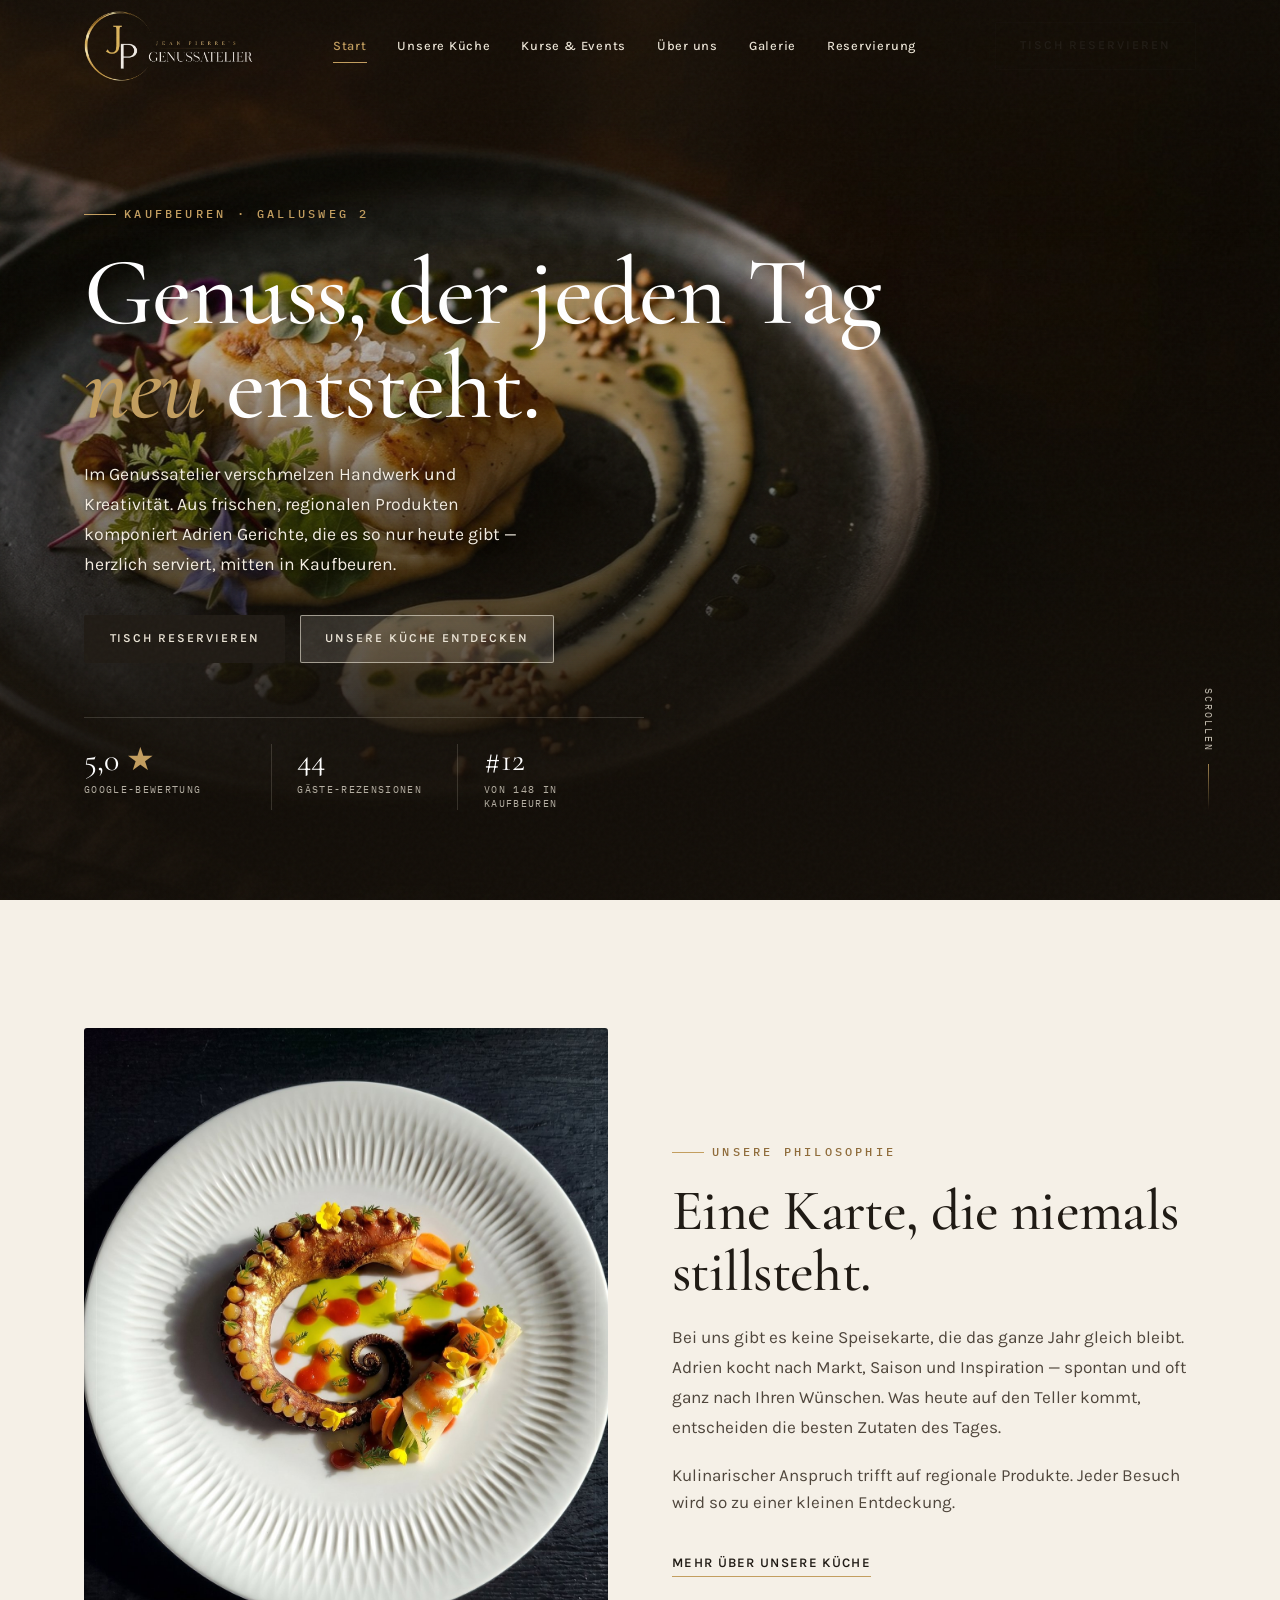
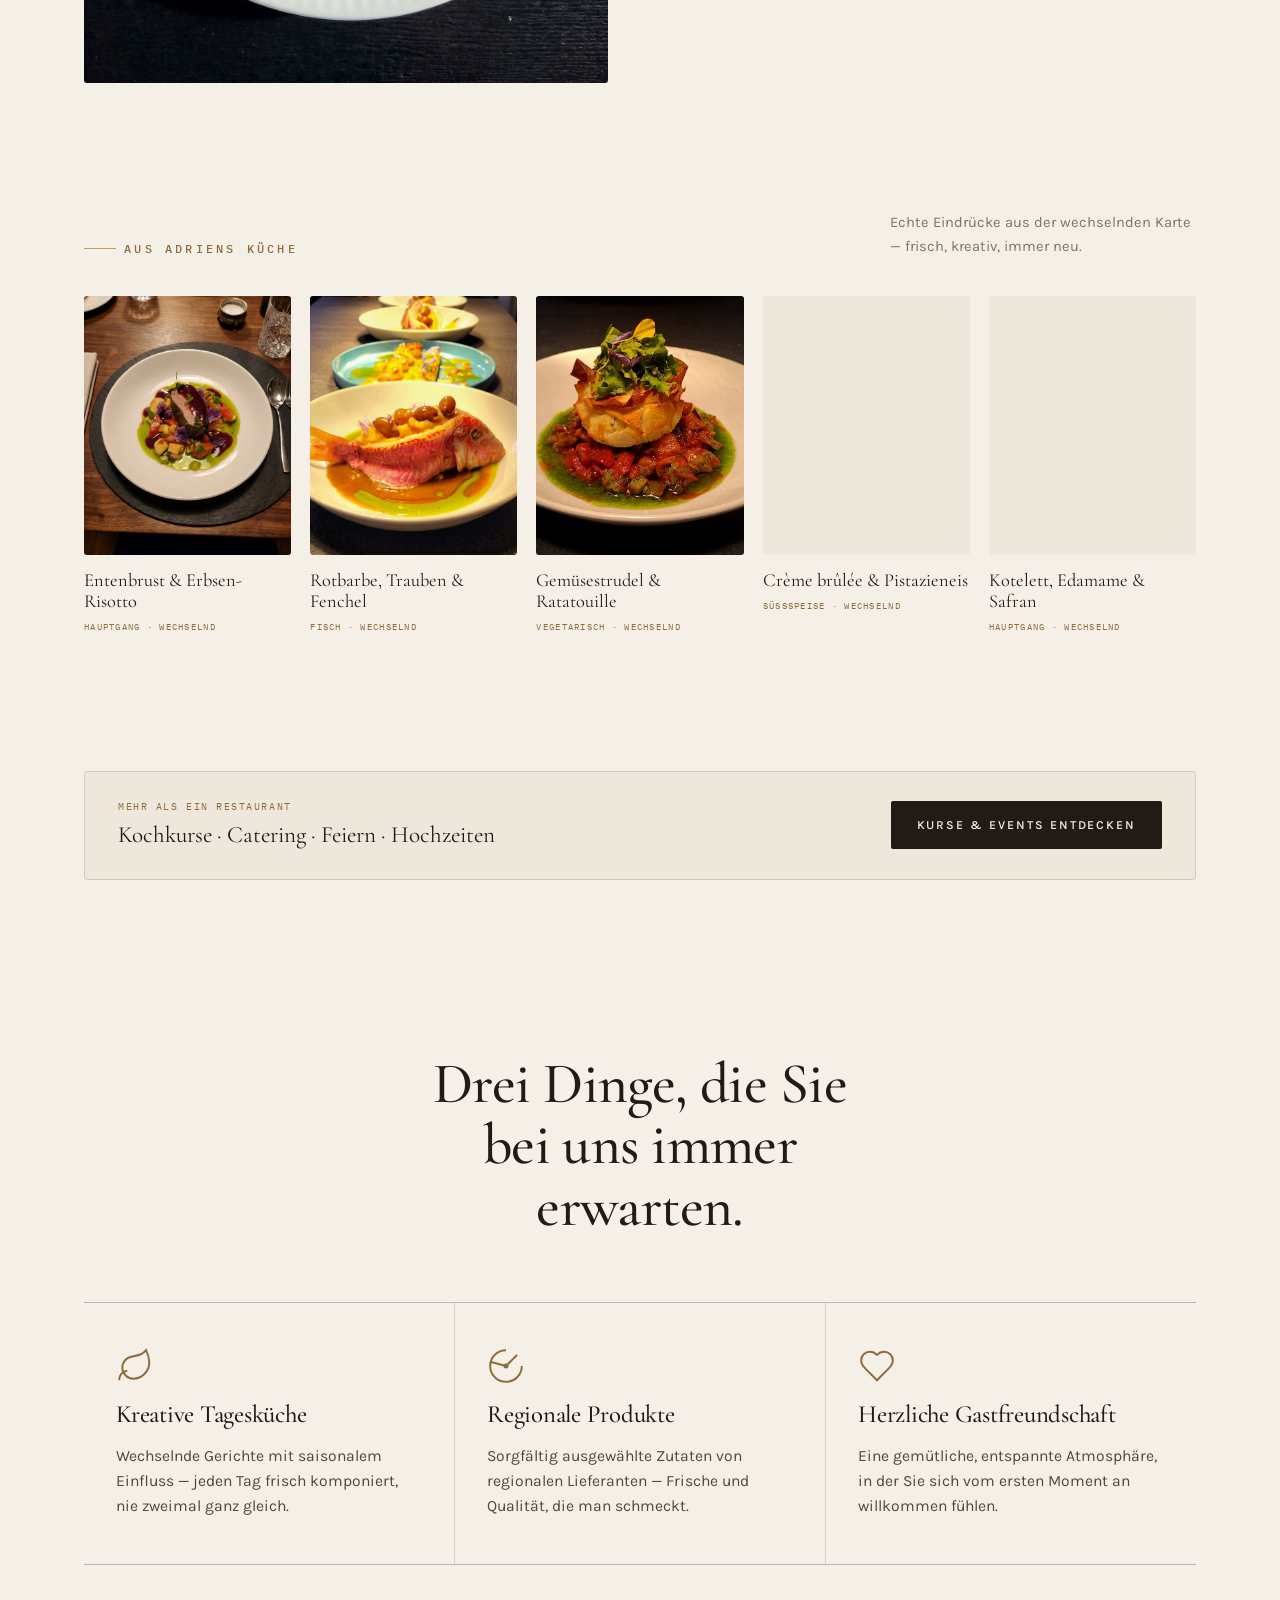
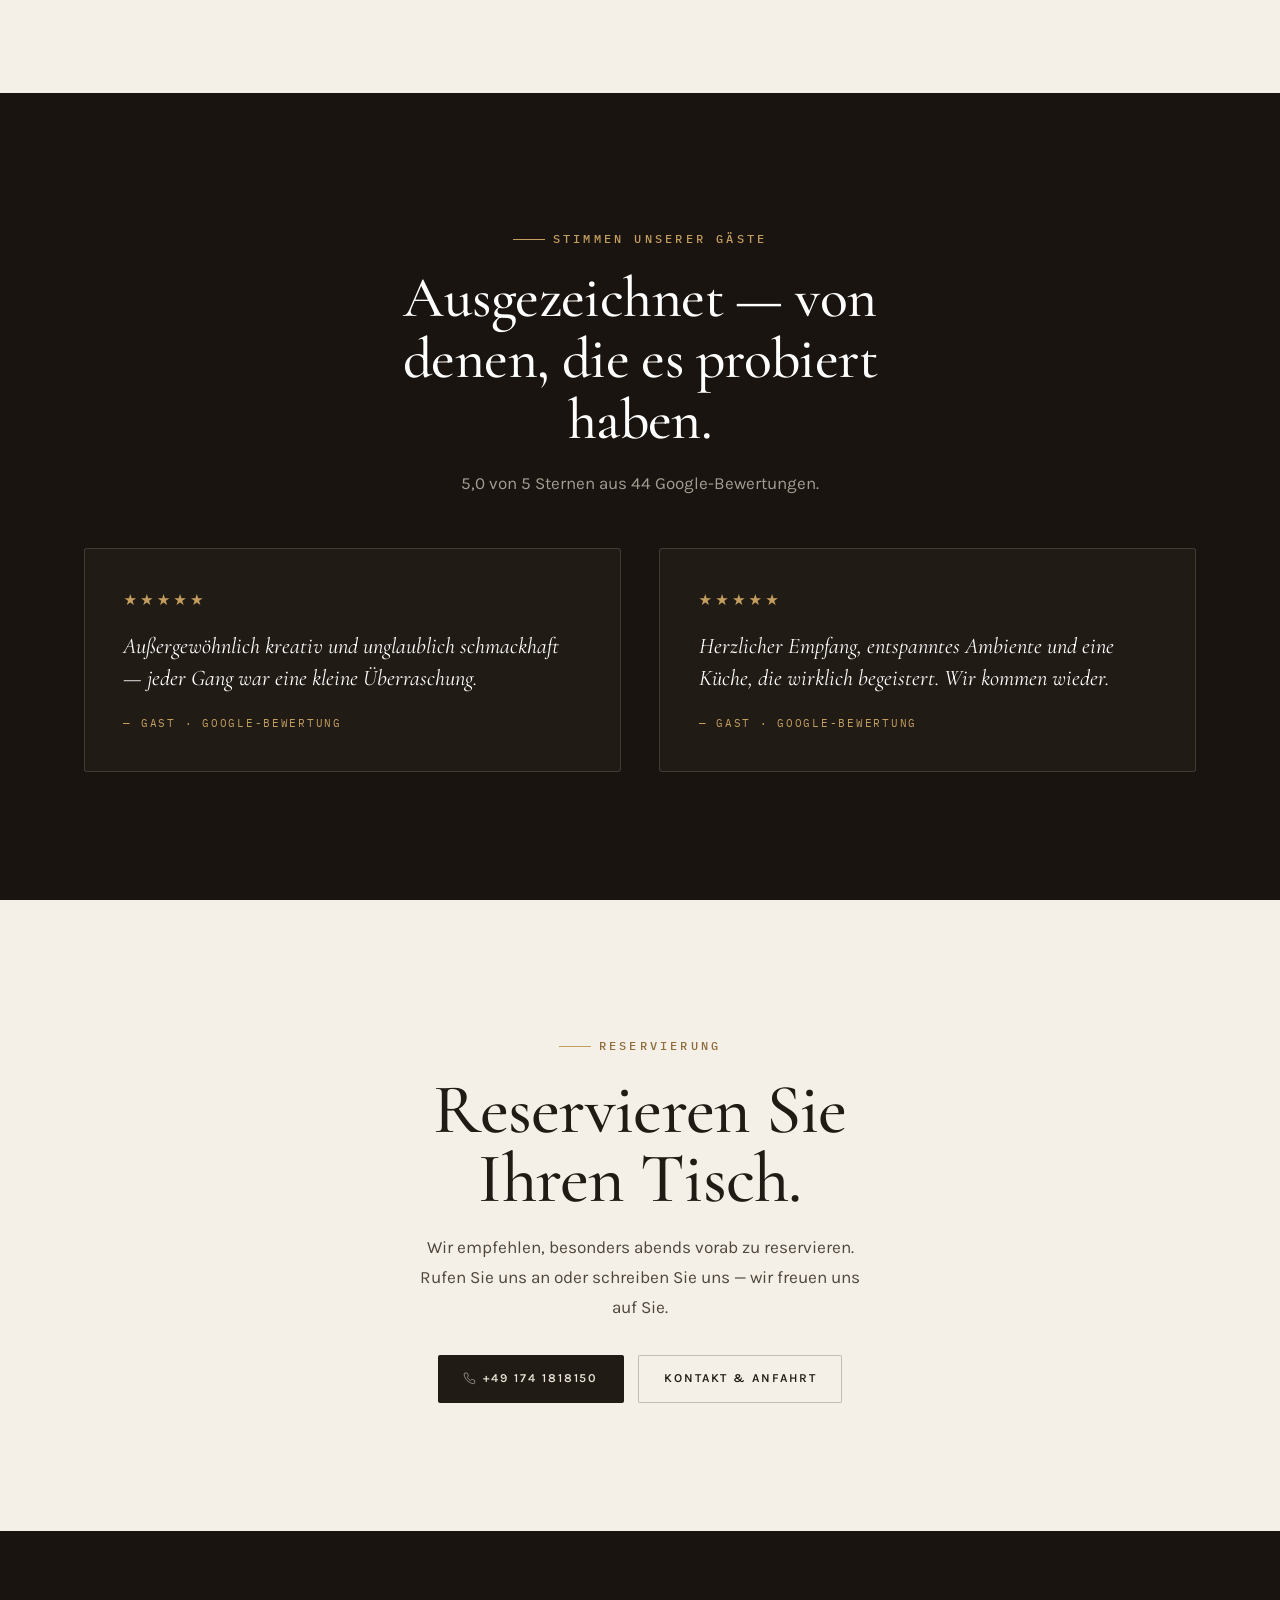
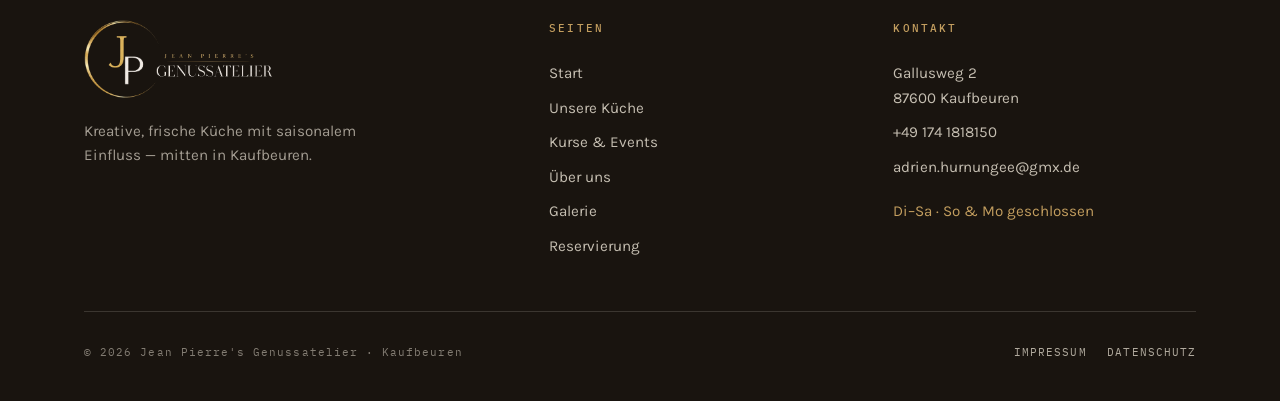
<file: index.html>
<!DOCTYPE html>
<html lang="de">

<head>
  <meta charset="UTF-8">
  <meta name="viewport" content="width=device-width, initial-scale=1.0">
  <title>Jean Pierre's Genussatelier · Kreative Küche in Kaufbeuren</title>
  <meta name="description"
    content="Jean Pierre's Genussatelier in Kaufbeuren: kreative, marktfrische Küche mit saisonalem Einfluss — eine Karte, die jeden Tag neu entsteht. 5,0★ bei Google. Jetzt Tisch reservieren.">
  <meta name="robots" content="index, follow">
  <meta name="author" content="Jean Pierre's Genussatelier">
  <meta name="theme-color" content="#1b150e">
  <meta name="geo.region" content="DE-BY">
  <meta name="geo.placename" content="Kaufbeuren">
  <meta name="geo.position" content="47.8857522;10.6211729">
  <meta name="ICBM" content="47.8857522, 10.6211729">
  <link rel="canonical" href="https://genussatelier-kaufbeuren.de/">
  <meta property="og:type" content="website">
  <meta property="og:locale" content="de_DE">
  <meta property="og:site_name" content="Jean Pierre's Genussatelier">
  <meta property="og:title" content="Jean Pierre's Genussatelier · Restaurant in Kaufbeuren">
  <meta property="og:description"
    content="Kreative, marktfrische Küche mit saisonalem Einfluss in Kaufbeuren. Eine Karte, die jeden Tag neu entsteht.">
  <meta property="og:url" content="https://genussatelier-kaufbeuren.de/">
  <meta property="og:image"
    content="https://genussatelier-kaufbeuren.de/images/ace3b2e6-fb80-46ac-94f2-577a47e64990.jpg">
  <meta name="twitter:card" content="summary_large_image">
  <meta name="twitter:title" content="Jean Pierre's Genussatelier · Kaufbeuren">
  <meta name="twitter:description"
    content="Kreative, marktfrische Küche mit saisonalem Einfluss in Kaufbeuren. 5,0★ bei Google.">
  <meta name="twitter:image"
    content="https://genussatelier-kaufbeuren.de/images/ace3b2e6-fb80-46ac-94f2-577a47e64990.jpg">
  <link rel="icon" type="image/svg+xml"
    href="data:image/svg+xml,%3Csvg xmlns='http://www.w3.org/2000/svg' viewBox='0 0 64 64'%3E%3Crect width='64' height='64' rx='12' fill='%231b150e'/%3E%3Ctext x='32' y='45' font-family='Georgia,serif' font-style='italic' font-size='36' fill='%23c9a35d' text-anchor='middle'%3EJP%3C/text%3E%3C/svg%3E">
  <link rel="stylesheet" href="styles/fonts.css">
  <link rel="stylesheet" href="styles/style.css">
  <script type="application/ld+json">
{
  "@context": "https://schema.org",
  "@type": "Restaurant",
  "name": "Jean Pierre's Genussatelier",
  "description": "Kreative, marktfrische Küche mit saisonalem Einfluss in Kaufbeuren. Eine Karte, die jeden Tag neu entsteht.",
  "image": "https://genussatelier-kaufbeuren.de/images/ace3b2e6-fb80-46ac-94f2-577a47e64990.jpg",
  "url": "https://genussatelier-kaufbeuren.de/",
  "telephone": "+49 174 1818150",
  "email": "adrien.hurnungee@gmx.de",
  "servesCuisine": ["Mediterran", "Regional", "Kreativ"],
  "priceRange": "€€",
  "acceptsReservations": "True",
  "address": {
    "@type": "PostalAddress",
    "streetAddress": "Gallusweg 2",
    "addressLocality": "Kaufbeuren",
    "postalCode": "87600",
    "addressRegion": "Bayern",
    "addressCountry": "DE"
  },
  "geo": { "@type": "GeoCoordinates", "latitude": 47.8857522, "longitude": 10.6211729 },
  "hasMap": "https://maps.google.com/?cid=17523939010850174602",
  "openingHoursSpecification": [
    { "@type": "OpeningHoursSpecification", "dayOfWeek": ["Tuesday","Wednesday","Thursday","Friday","Saturday", "Sunday"], "opens": "11:30", "closes": "14:30" },
    { "@type": "OpeningHoursSpecification", "dayOfWeek": ["Tuesday","Wednesday","Thursday","Friday","Saturday", "Sunday"], "opens": "17:30", "closes": "22:30" }
  ],
  "aggregateRating": { "@type": "AggregateRating", "ratingValue": "5.0", "reviewCount": "44" }
}
</script>

</head>

<body>

  <!-- ============ HEADER ============ -->
  <header class="site-header transparent" id="header">
    <div class="wrap nav">
      <a class="brand" data-nav="start" aria-label="Jean Pierre's Genussatelier — zur Startseite">
        <img class="brand-logo" src="images/logo.png" alt="Jean Pierre's Genussatelier">
      </a>
      <nav class="nav-links" aria-label="Hauptnavigation">
        <a class="nav-link" data-nav="start">Start</a>
        <a class="nav-link" data-nav="kueche">Unsere Küche</a>
        <a class="nav-link" data-nav="kurse">Kurse &amp; Events</a>
        <a class="nav-link" data-nav="ueber">Über uns</a>
        <a class="nav-link" data-nav="galerie">Galerie</a>
        <a class="nav-link" data-nav="kontakt">Reservierung</a>
      </nav>
      <div class="nav-right">
        <a class="btn btn-ghost nav-cta" data-nav="kontakt">Tisch reservieren</a>
        <button class="burger" id="burger" aria-label="Menü öffnen"
          aria-expanded="false"><span></span><span></span><span></span></button>
      </div>
    </div>
  </header>

  <!-- mobile menu -->
  <div class="mobile-menu" id="mobileMenu">
    <a data-nav="start">Start <span class="mi">01</span></a>
    <a data-nav="kueche">Unsere Küche <span class="mi">02</span></a>
    <a data-nav="kurse">Kurse &amp; Events <span class="mi">03</span></a>
    <a data-nav="ueber">Über uns <span class="mi">04</span></a>
    <a data-nav="galerie">Galerie <span class="mi">05</span></a>
    <a data-nav="kontakt">Reservierung <span class="mi">06</span></a>
    <div class="mm-foot">+49 174 1818150 · Gallusweg 2, Kaufbeuren</div>
  </div>

  <main id="main">

    <!-- ============ PAGE: START ============ -->
    <section class="page is-active" id="page-start">
      <div class="hero">
        <div class="hero-bg">
          <img class="kenburns" fetchpriority="high" decoding="async"
            src="images/ace3b2e6-fb80-46ac-94f2-577a47e64990.jpg"
            alt="Kunstvoll angerichtetes Gericht aus dem Genussatelier">
        </div>
        <div class="wrap hero-inner">
          <span class="overline">Kaufbeuren · Gallusweg 2</span>
          <h1 class="display">Genuss, der jeden Tag <span class="accent">neu</span> entsteht.</h1>
          <p class="hero-sub">Im Genussatelier verschmelzen Handwerk und Kreativität. Aus frischen, regionalen Produkten
            komponiert Adrien Gerichte, die es so nur heute gibt — herzlich serviert, mitten in Kaufbeuren.</p>
          <div class="btns">
            <a class="btn btn-primary" data-nav="kontakt">Tisch reservieren</a>
            <a class="btn btn-ghost" data-nav="kueche">Unsere Küche entdecken</a>
          </div>
          <div class="hero-meta">
            <div class="stat"><span class="s-num">5,0<span class="star"> ★</span></span><span
                class="s-lab">Google-Bewertung</span></div>
            <div class="stat"><span class="s-num">44</span><span class="s-lab">Gäste-Rezensionen</span></div>
            <div class="stat"><span class="s-num">#12</span><span class="s-lab">von 148 in Kaufbeuren</span></div>
          </div>
        </div>
        <div class="scroll-cue">Scrollen</div>
      </div>

      <!-- philosophy teaser -->
      <div class="section">
        <div class="wrap grid grid-2">
          <div class="media-frame" data-reveal>
            <div class="media tall"><img decoding="async" src="images/dish-oktopus.jpg"
                alt="Kunstvoll angerichteter Oktopus mit Gemüse und essbaren Blüten"></div>
          </div>
          <div>
            <span class="overline" data-reveal>Unsere Philosophie</span>
            <h2 class="h2 mt-s" data-reveal style="--i:1">Eine Karte, die niemals stillsteht.</h2>
            <p class="body-lg mt-s" data-reveal style="--i:2">Bei uns gibt es keine Speisekarte, die das ganze Jahr
              gleich bleibt. Adrien kocht nach Markt, Saison und Inspiration — spontan und oft ganz nach Ihren Wünschen.
              Was heute auf den Teller kommt, entscheiden die besten Zutaten des Tages.</p>
            <p class="mt-s" data-reveal style="--i:3">Kulinarischer Anspruch trifft auf regionale Produkte. Jeder Besuch
              wird so zu einer kleinen Entdeckung.</p>
            <div class="mt-m" data-reveal style="--i:4"><a class="textlink" data-nav="kueche">Mehr über unsere Küche</a>
            </div>
          </div>
        </div>
      </div>

      <!-- signature dishes -->
      <div class="section" style="padding-top:0">
        <div class="wrap">
          <div class="strip-head">
            <div>
              <span class="overline" data-reveal>Aus Adriens Küche</span>
            </div>
            <p class="muted" data-reveal style="--i:1;max-width:34ch;font-size:0.92rem">Echte Eindrücke aus der
              wechselnden Karte — frisch, kreativ, immer neu.</p>
          </div>
          <div class="dish-strip" data-reveal>
            <figure class="dish-card">
              <div class="media"><img decoding="async" src="images/dish-ente.jpg"
                  alt="Entenbrust mit Erbsen-Risotto und Kirsche" loading="lazy"></div>
              <div class="dc-cap">
                <div class="t">Entenbrust &amp; Erbsen-Risotto</div>
                <div class="s">Hauptgang · wechselnd</div>
              </div>
            </figure>
            <figure class="dish-card">
              <div class="media"><img decoding="async" src="images/dish-rotbarbe.jpg"
                  alt="Rotbarbe mit Trauben und Fenchel" loading="lazy"></div>
              <div class="dc-cap">
                <div class="t">Rotbarbe, Trauben &amp; Fenchel</div>
                <div class="s">Fisch · wechselnd</div>
              </div>
            </figure>
            <figure class="dish-card">
              <div class="media"><img decoding="async" src="images/dish-strudel.jpg"
                  alt="Gemüsestrudel auf Ratatouille mit Kräuteröl" loading="lazy"></div>
              <div class="dc-cap">
                <div class="t">Gemüsestrudel &amp; Ratatouille</div>
                <div class="s">Vegetarisch · wechselnd</div>
              </div>
            </figure>
            <figure class="dish-card">
              <div class="media"><img decoding="async" src="images/dish-dessert.jpg"
                  alt="Crème brûlée mit Pistazieneis und Fruchtgel" loading="lazy"></div>
              <div class="dc-cap">
                <div class="t">Crème brûlée &amp; Pistazieneis</div>
                <div class="s">Süßspeise · wechselnd</div>
              </div>
            </figure>
            <figure class="dish-card">
              <div class="media"><img decoding="async" src="images/dish-kotelett.jpg"
                  alt="Kotelett mit Kartoffeln, Edamame und Safransauce" loading="lazy"></div>
              <div class="dc-cap">
                <div class="t">Kotelett, Edamame &amp; Safran</div>
                <div class="s">Hauptgang · wechselnd</div>
              </div>
            </figure>
          </div>
        </div>
      </div>

      <!-- offerings teaser -->
      <div class="section" style="padding-top:0">
        <div class="wrap">
          <div class="teaser" data-reveal>
            <div class="t-txt"><span class="tag">Mehr als ein Restaurant</span>Kochkurse · Catering · Feiern ·
              Hochzeiten</div>
            <a class="btn btn-primary" data-nav="kurse">Kurse &amp; Events entdecken</a>
          </div>
        </div>
      </div>

      <!-- highlights -->
      <div class="section" style="padding-top:0">
        <div class="wrap center" style="margin-bottom:clamp(2.5rem,5vw,4rem)">
          <span class="overline center" data-reveal>Warum Genussatelier</span>
          <h2 class="h2 mt-s mx-auto" data-reveal style="--i:1;max-width:18ch">Drei Dinge, die Sie bei uns immer
            erwarten.</h2>
        </div>
        <div class="wrap">
          <div class="cards cards-3">
            <div class="card" data-reveal>
              <svg class="ic" viewBox="0 0 24 24" fill="none" stroke="currentColor">
                <path d="M11 20A7 7 0 0 1 9.8 6.1C15.5 5 17 4.48 19 2c1 2 2 4.18 2 8 0 5.5-4.78 10-10 10Z" />
                <path d="M2 21c0-3 1.85-5.36 5.08-6" />
              </svg>
              <h3>Kreative Tagesküche</h3>
              <p>Wechselnde Gerichte mit saisonalem Einfluss — jeden Tag frisch komponiert, nie zweimal ganz gleich.
              </p>
            </div>
            <div class="card" data-reveal style="--i:1">
              <svg class="ic" viewBox="0 0 24 24" fill="none" stroke="currentColor">
                <path d="M12 2a10 10 0 1 0 10 10" />
                <path d="M12 12 2.5 9.5" />
                <path d="M12 12l7-7" />
                <circle cx="12" cy="12" r="1.6" fill="currentColor" stroke="none" />
              </svg>
              <h3>Regionale Produkte</h3>
              <p>Sorgfältig ausgewählte Zutaten von regionalen Lieferanten — Frische und Qualität, die man schmeckt.</p>
            </div>
            <div class="card" data-reveal style="--i:2">
              <svg class="ic" viewBox="0 0 24 24" fill="none" stroke="currentColor">
                <path
                  d="M19 14c1.49-1.46 3-3.21 3-5.5A5.5 5.5 0 0 0 16.5 3c-1.76 0-3 .5-4.5 2-1.5-1.5-2.74-2-4.5-2A5.5 5.5 0 0 0 2 8.5c0 2.29 1.51 4.04 3 5.5l7 7Z" />
              </svg>
              <h3>Herzliche Gastfreundschaft</h3>
              <p>Eine gemütliche, entspannte Atmosphäre, in der Sie sich vom ersten Moment an willkommen fühlen.</p>
            </div>
          </div>
        </div>
      </div>

      <!-- reviews band -->
      <div class="section band-dark on-dark">
        <div class="wrap">
          <div class="center" style="margin-bottom:1rem">
            <span class="overline center" data-reveal>Stimmen unserer Gäste</span>
            <h2 class="h2 mt-s mx-auto" data-reveal style="--i:1;max-width:20ch">Ausgezeichnet — von denen, die es
              probiert haben.</h2>
            <p class="muted mt-s mx-auto" data-reveal style="--i:2;max-width:46ch">5,0 von 5 Sternen aus 44
              Google-Bewertungen.</p>
          </div>
          <div class="reviews">
            <figure class="review" data-reveal>
              <div class="stars">★★★★★</div>
              <blockquote>Außergewöhnlich kreativ und unglaublich schmackhaft — jeder Gang war eine kleine Überraschung.
              </blockquote>
              <cite>— Gast · Google-Bewertung</cite>
            </figure>
            <figure class="review" data-reveal style="--i:1">
              <div class="stars">★★★★★</div>
              <blockquote>Herzlicher Empfang, entspanntes Ambiente und eine Küche, die wirklich begeistert. Wir kommen
                wieder.</blockquote>
              <cite>— Gast · Google-Bewertung</cite>
            </figure>
          </div>
        </div>
      </div>

      <!-- CTA band -->
      <div class="section">
        <div class="wrap center">
          <span class="overline center" data-reveal>Reservierung</span>
          <h2 class="display mt-s mx-auto" data-reveal
            style="--i:1;max-width:16ch;font-size:clamp(2.4rem,5.5vw,4.4rem)">Reservieren Sie Ihren Tisch.</h2>
          <p class="body-lg mt-s mx-auto" data-reveal style="--i:2;max-width:44ch">Wir empfehlen, besonders abends vorab
            zu reservieren. Rufen Sie uns an oder schreiben Sie uns — wir freuen uns auf Sie.</p>
          <div class="btns mt-m" style="justify-content:center" data-reveal style="--i:3">
            <a class="btn btn-primary" href="tel:+491741818150">
              <svg viewBox="0 0 24 24" fill="none" stroke="currentColor">
                <path
                  d="M22 16.92v3a2 2 0 0 1-2.18 2 19.79 19.79 0 0 1-8.63-3.07 19.5 19.5 0 0 1-6-6 19.79 19.79 0 0 1-3.07-8.67A2 2 0 0 1 4.11 2h3a2 2 0 0 1 2 1.72c.13.96.36 1.9.7 2.81a2 2 0 0 1-.45 2.11L8.09 9.91a16 16 0 0 0 6 6l1.27-1.27a2 2 0 0 1 2.11-.45c.91.34 1.85.57 2.81.7A2 2 0 0 1 22 16.92Z" />
              </svg>
              +49 174 1818150
            </a>
            <a class="btn btn-ghost" data-nav="kontakt">Kontakt &amp; Anfahrt</a>
          </div>
        </div>
      </div>
    </section>

    <!-- ============ PAGE: UNSERE KÜCHE ============ -->
    <section class="page" id="page-kueche">
      <div class="wrap page-hero">
        <span class="overline" data-reveal>Unsere Küche</span>
        <h1 class="display" data-reveal style="--i:1">Die Karte wechselt. Die <span class="accent">Leidenschaft</span>
          bleibt.</h1>
        <p class="lead" data-reveal style="--i:2">Wir kochen nicht nach Plan, sondern nach Markt und Moment. Statt einer
          festen Speisekarte erwartet Sie jeden Tag etwas Neues — frisch, kreativ und mit dem Besten, was die Saison zu
          bieten hat.</p>
      </div>

      <div class="section" style="padding-top:0">
        <div class="wrap">
          <div class="callout" data-reveal>
            <div class="on-dark">
              <span class="overline">Aktuelle Tageskarte</span>
              <h3>Was heute auf den Teller kommt? Fragen Sie uns.</h3>
              <p>Unsere Gerichte wechseln regelmäßig. Rufen Sie uns einfach an oder fragen Sie bei Ihrer Reservierung —
                wir verraten Ihnen gern, was heute frisch zubereitet wird, und gehen auch auf Ihre Wünsche ein.</p>
              <div class="btns">
                <a class="btn btn-primary" href="tel:+491741818150">
                  <svg viewBox="0 0 24 24" fill="none" stroke="currentColor">
                    <path
                      d="M22 16.92v3a2 2 0 0 1-2.18 2 19.79 19.79 0 0 1-8.63-3.07 19.5 19.5 0 0 1-6-6 19.79 19.79 0 0 1-3.07-8.67A2 2 0 0 1 4.11 2h3a2 2 0 0 1 2 1.72c.13.96.36 1.9.7 2.81a2 2 0 0 1-.45 2.11L8.09 9.91a16 16 0 0 0 6 6l1.27-1.27a2 2 0 0 1 2.11-.45c.91.34 1.85.57 2.81.7A2 2 0 0 1 22 16.92Z" />
                  </svg>
                  Tageskarte erfragen
                </a>
                <a class="btn btn-ghost" data-nav="kontakt">Tisch reservieren</a>
              </div>
            </div>
          </div>
        </div>
      </div>

      <div class="section" style="padding-top:0">
        <div class="wrap">
          <span class="overline" data-reveal>Was Sie erwartet</span>
          <h2 class="h2 mt-s" data-reveal style="--i:1;max-width:22ch">Von mittags bis spät — Genuss in vielen Facetten.
          </h2>
          <div class="offers mt-m" data-reveal style="--i:2">
            <div class="offer">
              <svg class="ic" viewBox="0 0 24 24" fill="none" stroke="currentColor">
                <circle cx="12" cy="12" r="9" />
                <path d="M12 7v5l3 2" />
              </svg>
              <h4>Mittags &amp; Abends</h4>
              <p>Von Dienstag bis Samstag servieren wir zur Mittags- und Abendzeit.</p>
            </div>
            <div class="offer">
              <svg class="ic" viewBox="0 0 24 24" fill="none" stroke="currentColor">
                <path d="M3 11h18" />
                <path d="M5 11V7a2 2 0 0 1 2-2h10a2 2 0 0 1 2 2v4" />
                <path d="M5 11v6a2 2 0 0 0 2 2h10a2 2 0 0 0 2-2v-6" />
                <path d="M12 5V3" />
              </svg>
              <h4>À la carte &amp; Tagesempfehlungen</h4>
              <p>Klassiker und spontane Kreationen — je nach Markt, Saison und Inspiration.</p>
            </div>
            <div class="offer">
              <svg class="ic" viewBox="0 0 24 24" fill="none" stroke="currentColor">
                <path d="M18 8h1a4 4 0 0 1 0 8h-1" />
                <path d="M2 8h16v9a4 4 0 0 1-4 4H6a4 4 0 0 1-4-4Z" />
                <path d="M6 2v2M10 2v2M14 2v2" />
              </svg>
              <h4>Süßspeisen &amp; Kaffee</h4>
              <p>Hausgemachte Desserts und guter Kaffee für den genussvollen Ausklang.</p>
            </div>
            <div class="offer">
              <svg class="ic" viewBox="0 0 24 24" fill="none" stroke="currentColor">
                <path d="M8 22h8M12 11v11M5 3h14l-1 7a6 6 0 0 1-12 0Z" />
              </svg>
              <h4>Wein, Bier &amp; mehr</h4>
              <p>Erlesene Weine und feine Getränke, sorgfältig passend zu Ihrem Menü.</p>
            </div>
            <div class="offer">
              <svg class="ic" viewBox="0 0 24 24" fill="none" stroke="currentColor">
                <path d="M7 20h10" />
                <path d="M10 20c0-4-5-5-5-10a7 7 0 0 1 14 0c0 5-5 6-5 10" />
                <path d="M9 8c1-1 5-1 6 0" />
              </svg>
              <h4>Vegetarisch, vegan &amp; glutenfrei</h4>
              <p>Auf Anfrage bereiten wir gerne passende Gerichte für Ihre Vorlieben zu.</p>
            </div>
            <div class="offer">
              <svg class="ic" viewBox="0 0 24 24" fill="none" stroke="currentColor">
                <path d="M5 9h14l-1 11H6L5 9Z" />
                <path d="M9 9V6a3 3 0 0 1 6 0v3" />
              </svg>
              <h4>Zum Mitnehmen &amp; Lieferung</h4>
              <p>Genuss auch für zu Hause — fragen Sie nach unserem Angebot zum Mitnehmen.</p>
            </div>
          </div>
        </div>
      </div>

      <!-- (Beispiele-Foto-Raster entfernt — Gerichte jetzt in Galerie + Startseite) -->
    </section>

    <!-- ============ PAGE: KURSE & EVENTS ============ -->
    <section class="page" id="page-kurse">
      <div class="wrap page-hero">
        <span class="overline" data-reveal>Mehr als ein Restaurant</span>
        <h1 class="display" data-reveal style="--i:1">Kochkurse, Feiern &amp; <span class="accent">Catering</span>.</h1>
        <p class="lead" data-reveal style="--i:2">Erleben Sie Adriens Küche auch abseits des Restaurants — vom
          gemeinsamen
          Kochkurs über die private Feier bis zur Hochzeit. Sprechen Sie uns einfach an, wir gestalten Ihren Anlass
          ganz persönlich.</p>
      </div>

      <!-- Kochkurse mit Video -->
      <div class="section" style="padding-top:0">
        <div class="wrap grid grid-2">
          <div class="video-frame" data-reveal>
            <video autoplay muted loop playsinline preload="metadata" poster="media/kochkurs-poster.jpg">
              <source src="media/kochkurs.mp4" type="video/mp4">
            </video>
            <span class="v-badge">Kochkurs im Genussatelier</span>
          </div>
          <div>
            <span class="overline" data-reveal>Kochkurse</span>
            <h2 class="h2 mt-s" data-reveal style="--i:1">Gemeinsam kochen, gemeinsam genießen.</h2>
            <p class="body-lg mt-s" data-reveal style="--i:2">In Adriens Kochkursen schauen Sie dem Profi nicht nur über
              die Schulter — Sie legen selbst Hand an. Frische Produkte, echte Technik und am Ende ein gemeinsames Menü,
              das Sie sich verdient haben.</p>
            <p class="mt-s" data-reveal style="--i:3">Ob als Geschenk, Teamevent oder unter Freunden: Termine und Themen
              stimmen wir individuell mit Ihnen ab.</p>
            <div class="btns mt-m" data-reveal style="--i:4">
              <a class="btn btn-primary" href="tel:+491741818150">
                <svg viewBox="0 0 24 24" fill="none" stroke="currentColor">
                  <path
                    d="M22 16.92v3a2 2 0 0 1-2.18 2 19.79 19.79 0 0 1-8.63-3.07 19.5 19.5 0 0 1-6-6 19.79 19.79 0 0 1-3.07-8.67A2 2 0 0 1 4.11 2h3a2 2 0 0 1 2 1.72c.13.96.36 1.9.7 2.81a2 2 0 0 1-.45 2.11L8.09 9.91a16 16 0 0 0 6 6l1.27-1.27a2 2 0 0 1 2.11-.45c.91.34 1.85.57 2.81.7A2 2 0 0 1 22 16.92Z" />
                </svg>
                Kurstermin anfragen
              </a>
            </div>
          </div>
        </div>
      </div>

      <!-- Anlässe & Angebote -->
      <div class="section" style="padding-top:0">
        <div class="wrap">
          <span class="overline" data-reveal>Anlässe &amp; Angebote</span>
          <h2 class="h2 mt-s" data-reveal style="--i:1;max-width:22ch">Für jeden besonderen Moment.</h2>
          <div class="event-cards mt-m" data-reveal style="--i:2">
            <div class="event-card">
              <svg class="ic" viewBox="0 0 24 24" fill="none" stroke="currentColor">
                <path d="M3 11h18" />
                <path d="M5 11V8a2 2 0 0 1 2-2h10a2 2 0 0 1 2 2v3" />
                <path d="M5 11v6a2 2 0 0 0 2 2h10a2 2 0 0 0 2-2v-6" />
                <path d="M12 6V3" />
              </svg>
              <h3>Catering</h3>
              <p>Adriens Küche bei Ihnen: von der kleinen Feier bis zum großen Empfang — fein abgestimmt auf Ihren
                Anlass und Ihre Gäste.</p>
              <span class="ec-note">Auf Anfrage</span>
            </div>
            <div class="event-card">
              <svg class="ic" viewBox="0 0 24 24" fill="none" stroke="currentColor">
                <path d="M12 3v4M8.5 5l1.2 3M15.5 5l-1.2 3" />
                <path d="M4 10h16l-1.4 9.4a2 2 0 0 1-2 1.6H7.4a2 2 0 0 1-2-1.6Z" />
              </svg>
              <h3>Geburtstage &amp; Feiern</h3>
              <p>Runde Geburtstage, Familienfeste oder Firmenfeiern — wir machen Ihren Tag zu einem Genuss in
                stilvollem, gemütlichem Ambiente.</p>
              <span class="ec-note">Gruppen willkommen</span>
            </div>
            <div class="event-card">
              <svg class="ic" viewBox="0 0 24 24" fill="none" stroke="currentColor">
                <path
                  d="M19 14c1.5-1.5 3-3.2 3-5.5A5.5 5.5 0 0 0 16.5 3c-1.8 0-3 .5-4.5 2-1.5-1.5-2.7-2-4.5-2A5.5 5.5 0 0 0 2 8.5c0 2.3 1.5 4 3 5.5l7 7Z" />
              </svg>
              <h3>Hochzeiten</h3>
              <p>Vom Sektempfang bis zum mehrgängigen Menü: Wir planen das kulinarische Herzstück Ihrer Hochzeit mit
                Ihnen — persönlich und auf Wunsch von A bis Z.</p>
              <span class="ec-note">Planung &amp; Menü</span>
            </div>
          </div>
        </div>
      </div>

      <!-- CTA -->
      <div class="section band-dark on-dark" style="padding-block:clamp(3.5rem,7vw,6rem)">
        <div class="wrap center">
          <span class="overline center" data-reveal>Ihr Anlass</span>
          <h2 class="h2 mt-s mx-auto" data-reveal style="--i:1;max-width:20ch">Erzählen Sie uns von Ihrer Idee.</h2>
          <p class="muted mt-s mx-auto" data-reveal style="--i:2;max-width:46ch">Kochkurs, Feier, Catering oder Hochzeit
            — rufen Sie uns an, wir besprechen alles Weitere ganz persönlich.</p>
          <div class="btns mt-m" style="justify-content:center" data-reveal style="--i:3">
            <a class="btn btn-primary" href="tel:+491741818150">
              <svg viewBox="0 0 24 24" fill="none" stroke="currentColor">
                <path
                  d="M22 16.92v3a2 2 0 0 1-2.18 2 19.79 19.79 0 0 1-8.63-3.07 19.5 19.5 0 0 1-6-6 19.79 19.79 0 0 1-3.07-8.67A2 2 0 0 1 4.11 2h3a2 2 0 0 1 2 1.72c.13.96.36 1.9.7 2.81a2 2 0 0 1-.45 2.11L8.09 9.91a16 16 0 0 0 6 6l1.27-1.27a2 2 0 0 1 2.11-.45c.91.34 1.85.57 2.81.7A2 2 0 0 1 22 16.92Z" />
              </svg>
              +49 174 1818150
            </a>
          </div>
        </div>
      </div>
    </section>

    <!-- ============ PAGE: ÜBER UNS ============ -->
    <section class="page" id="page-ueber">
      <div class="wrap page-hero">
        <span class="overline" data-reveal>Über uns</span>
        <h1 class="display" data-reveal style="--i:1">Ein Atelier für den <span class="accent">guten</span> Geschmack.
        </h1>
      </div>

      <div class="section" style="padding-top:0">
        <div class="wrap grid grid-2">
          <div>
            <p class="lead" data-reveal>„Genuss" und „Atelier" — zwei Worte, die unser Verständnis von Küche auf den
              Punkt bringen: Kochen ist für uns Handwerk und Kunst zugleich.</p>
            <p class="body-lg mt-m" data-reveal style="--i:1">Im Herzen von Kaufbeuren führt Adrien sein Genussatelier
              mit spürbarer Leidenschaft. Was als Idee beginnt, wird hier mit den besten regionalen Produkten und einem
              feinen Gespür für außergewöhnliche Aromen zu einem Teller, der überrascht. Spontaneität ist dabei
              Programm:
              Gerne geht Adrien auf die Wünsche seiner Gäste ein und kreiert Gerichte, die genau in diesem Moment
              entstehen.</p>
            <p class="mt-s" data-reveal style="--i:2">Das gemütliche, zugleich elegante Ambiente lädt zum Verweilen ein
              — ob zum romantischen Dinner zu zweit, zum Essen mit Freunden oder zur Feier im kleinen Kreis.
              Aufmerksamer Service und herzliche Gastfreundschaft machen jeden Besuch zu einem besonderen Erlebnis.</p>
          </div>
          <div class="media-frame" data-reveal style="--i:1">
            <div class="media tall"><img decoding="async" src="images/dish-amuse.jpg"
                alt="Feine Amuse-Bouche, sorgfältig angerichtet auf dem Pass"></div>
          </div>
        </div>
      </div>

      <div class="section" style="padding-top:0">
        <div class="wrap">
          <div class="values">
            <div class="value" data-reveal><span class="v-num">01</span>
              <h4>Frische</h4>
              <p>Wir kochen mit dem, was die Saison hergibt — täglich frisch, von regionalen Lieferanten.</p>
            </div>
            <div class="value" data-reveal style="--i:1"><span class="v-num">02</span>
              <h4>Kreativität</h4>
              <p>Klassisches Handwerk, neu gedacht. Jedes Gericht trägt eine eigene, persönliche Handschrift.</p>
            </div>
            <div class="value" data-reveal style="--i:2"><span class="v-num">03</span>
              <h4>Gastfreundschaft</h4>
              <p>Sie sollen sich wohlfühlen — entspannt, willkommen und bestens umsorgt.</p>
            </div>
          </div>
        </div>
      </div>

      <div class="section band-dark on-dark" style="padding-block:clamp(3.5rem,7vw,6rem)">
        <div class="wrap center">
          <p class="lead mx-auto" data-reveal style="max-width:24ch;color:#fff;font-size:clamp(1.8rem,4vw,2.8rem)">
            „Handwerk und Kunst — auf einem Teller vereint."</p>
          <div class="btns mt-l" style="justify-content:center" data-reveal style="--i:1">
            <a class="btn btn-primary" data-nav="kueche">Unsere Küche</a>
            <a class="btn btn-ghost" data-nav="kontakt">Besuch planen</a>
          </div>
        </div>
      </div>
    </section>

    <!-- ============ PAGE: GALERIE ============ -->
    <section class="page" id="page-galerie">
      <div class="wrap page-hero">
        <span class="overline" data-reveal>Galerie</span>
        <h1 class="display" data-reveal style="--i:1">Eindrücke aus dem Genussatelier.</h1>
        <p class="lead" data-reveal style="--i:2">Ein erster Vorgeschmack auf Atmosphäre, Handwerk und die Liebe zum
          Detail, die Sie bei uns erwartet.</p>
      </div>
      <div class="section" style="padding-top:0">
        <div class="wrap">
          <div class="gallery">
            <figure class="g-item" data-reveal><img decoding="async" src="images/dish-amuse.jpg"
                alt="Amuse-Bouche-Variation auf Marmor und Stein" loading="lazy">
              <figcaption>Amuse-Bouche-Variation</figcaption>
            </figure>
            <figure class="g-item" data-reveal style="--i:1"><img decoding="async" src="images/dish-oktopus.jpg"
                alt="Oktopus mit Gemüse und essbaren Blüten" loading="lazy">
              <figcaption>Oktopus & Gemüse</figcaption>
            </figure>
            <figure class="g-item" data-reveal style="--i:2"><img decoding="async"
                src="images/a2351f3a-35c3-4549-b328-95577e80fa10.jpg"
                alt="Gemütliches, elegantes Restaurant-Ambiente am Abend" loading="lazy">
              <figcaption>Unser Ambiente</figcaption>
            </figure>
            <figure class="g-item" data-reveal><img decoding="async" src="images/dish-ente.jpg"
                alt="Entenbrust mit Erbsen-Risotto und Kirsche" loading="lazy">
              <figcaption>Entenbrust & Erbsen-Risotto</figcaption>
            </figure>
            <figure class="g-item" data-reveal style="--i:1"><img decoding="async" src="images/dish-rotbarbe.jpg"
                alt="Rotbarbe mit Trauben und Fenchel" loading="lazy">
              <figcaption>Rotbarbe, Trauben & Fenchel</figcaption>
            </figure>
            <figure class="g-item" data-reveal style="--i:2"><img decoding="async" src="images/dish-dessert.jpg"
                alt="Crème brûlée mit Pistazieneis und Fruchtgel" loading="lazy">
              <figcaption>Crème brûlée & Pistazieneis</figcaption>
            </figure>
            <figure class="g-item" data-reveal><img decoding="async" src="images/dish-schmorbraten.jpg"
                alt="Schmorbraten mit Kartoffelpüree und Jus" loading="lazy">
              <figcaption>Schmorbraten & Kartoffelpüree</figcaption>
            </figure>
            <figure class="g-item" data-reveal style="--i:1"><img decoding="async" src="images/dish-medaillons.jpg"
                alt="Medaillons mit Pilzen und Kräuteröl" loading="lazy">
              <figcaption>Medaillons mit Pilzen</figcaption>
            </figure>
            <figure class="g-item" data-reveal style="--i:2"><img decoding="async" src="images/dish-strudel.jpg"
                alt="Gemüsestrudel auf Ratatouille" loading="lazy">
              <figcaption>Gemüsestrudel & Ratatouille</figcaption>
            </figure>
            <figure class="g-item" data-reveal><img decoding="async" src="images/dish-kotelett.jpg"
                alt="Kotelett mit Kartoffeln, Edamame und Safransauce" loading="lazy">
              <figcaption>Kotelett, Edamame & Safran</figcaption>
            </figure>
            <figure class="g-item" data-reveal style="--i:1"><img decoding="async" src="images/dish-bauch.jpg"
                alt="Glasierter Schweinebauch mit Brokkoli und Artischocke" loading="lazy">
              <figcaption>Schweinebauch & Brokkoli</figcaption>
            </figure>
            <figure class="g-item" data-reveal style="--i:1"><img decoding="async"
                src="images/7c1baf19-34c9-4d45-a386-2031901c28c7.jpg" alt="Garnelensalat" loading="lazy">
              <figcaption>Schweinebauch & Brokkoli</figcaption>
            </figure>
          </div>

        </div>
      </div>
    </section>

    <!-- ============ PAGE: KONTAKT / RESERVIERUNG ============ -->
    <section class="page" id="page-kontakt">
      <div class="wrap page-hero">
        <span class="overline" data-reveal>Reservierung &amp; Kontakt</span>
        <h1 class="display" data-reveal style="--i:1">Wir freuen uns auf <span class="accent">Ihren</span> Besuch.</h1>
      </div>

      <div class="section" style="padding-top:0">
        <div class="wrap contact-grid">
          <!-- info -->
          <div data-reveal>
            <div class="info-block">
              <div class="il"><svg viewBox="0 0 24 24" fill="none" stroke="currentColor">
                  <path d="M20 10c0 6-8 12-8 12s-8-6-8-12a8 8 0 0 1 16 0Z" />
                  <circle cx="12" cy="10" r="3" />
                </svg> Adresse</div>
              <p>Gallusweg 2<br>87600 Kaufbeuren</p>
              <div class="mt-s"><a class="textlink" href="https://maps.google.com/?cid=17523939010850174602"
                  target="_blank" rel="noopener noreferrer">In Google Maps öffnen</a></div>
            </div>
            <div class="info-block">
              <div class="il"><svg viewBox="0 0 24 24" fill="none" stroke="currentColor">
                  <path
                    d="M22 16.92v3a2 2 0 0 1-2.18 2 19.79 19.79 0 0 1-8.63-3.07 19.5 19.5 0 0 1-6-6 19.79 19.79 0 0 1-3.07-8.67A2 2 0 0 1 4.11 2h3a2 2 0 0 1 2 1.72c.13.96.36 1.9.7 2.81a2 2 0 0 1-.45 2.11L8.09 9.91a16 16 0 0 0 6 6l1.27-1.27a2 2 0 0 1 2.11-.45c.91.34 1.85.57 2.81.7A2 2 0 0 1 22 16.92Z" />
                </svg> Telefon</div>
              <p><a href="tel:+491741818150">+49 174 1818150</a></p>
            </div>
            <div class="info-block">
              <div class="il"><svg viewBox="0 0 24 24" fill="none" stroke="currentColor">
                  <rect x="2" y="4" width="20" height="16" rx="2" />
                  <path d="m22 7-10 6L2 7" />
                </svg> E-Mail</div>
              <p><a href="mailto:adrien.hurnungee@gmx.de">adrien.hurnungee@gmx.de</a>
              </p>
            </div>
            <div class="info-block">
              <div class="il"><svg viewBox="0 0 24 24" fill="none" stroke="currentColor">
                  <circle cx="12" cy="12" r="9" />
                  <path d="M12 7v5l3 2" />
                </svg> Öffnungszeiten</div>
              <div style="margin-top:0.4rem">
                <div class="hours-row closed"><span>Sonntag</span><span>Geschlossen</span></div>
                <div class="hours-row closed"><span>Montag</span><span>Geschlossen</span></div>
                <div class="hours-row"><span>Dienstag – Samstag</span><span>11:30–15:30 · 17:30–22:30</span></div>
              </div>
              <p class="note">Zeiten können variieren — im Zweifel rufen Sie uns bitte kurz an.</p>
            </div>
            <div class="chips">
              <span class="chip">Kostenlose Parkplätze</span>
              <span class="chip">Zum Mitnehmen</span>
              <span class="chip">Lieferdienst</span>
              <span class="chip">Gruppen</span>
              <span class="chip">Kinderfreundlich</span>
              <span class="chip">Reservierung möglich</span>
            </div>
          </div>

          <!-- Reservierung: nur telefonisch -->
          <div data-reveal style="--i:1">
            <div class="call-panel on-dark">
              <span class="overline">Reservierung</span>
              <h3>Am liebsten persönlich am Telefon.</h3>
              <p>Reservierungen nehmen wir ausschließlich telefonisch entgegen — so können wir direkt auf Ihre Wünsche,
                Gruppengröße und den passenden Termin eingehen. Rufen Sie uns einfach an, wir freuen uns auf Sie.</p>
              <a class="phone-big" href="tel:+491741818150">
                <svg viewBox="0 0 24 24" fill="none" stroke="currentColor">
                  <path
                    d="M22 16.92v3a2 2 0 0 1-2.18 2 19.79 19.79 0 0 1-8.63-3.07 19.5 19.5 0 0 1-6-6 19.79 19.79 0 0 1-3.07-8.67A2 2 0 0 1 4.11 2h3a2 2 0 0 1 2 1.72c.13.96.36 1.9.7 2.81a2 2 0 0 1-.45 2.11L8.09 9.91a16 16 0 0 0 6 6l1.27-1.27a2 2 0 0 1 2.11-.45c.91.34 1.85.57 2.81.7A2 2 0 0 1 22 16.92Z" />
                </svg>
                +49 174 1818150
              </a>
              <div class="cp-note">Di–Sa · zu den Öffnungszeiten</div>
              <div class="btns">
                <a class="btn btn-primary" href="tel:+491741818150">Jetzt anrufen</a>
              </div>
            </div>
          </div>
        </div>

      </div>
    </section>

    <!-- ============ PAGE: IMPRESSUM ============ -->
    <section class="page" id="page-impressum">
      <div class="wrap page-hero">
        <span class="overline" data-reveal>Rechtliches</span>
        <h1 class="display" data-reveal style="--i:1;font-size:clamp(2.4rem,5vw,4rem)">Impressum</h1>
      </div>
      <div class="section legal" style="padding-top:0">
        <div class="wrap" style="max-width:780px">
          <p class="lead-note">Angaben gemäß § 5 Digitale-Dienste-Gesetz (DDG).</p>

          <h2>Diensteanbieter</h2>
          <address>Jean Pierre's Genussatelier
            Inhaber: Adrien Hurnungee
            Gallusweg 2
            87600 Kaufbeuren
            Deutschland</address>

          <h2>Kontakt</h2>
          <p>Telefon: <a href="tel:+491741818150">+49 174 1818150</a><br>
            E-Mail: <a href="mailto:adrien.hurnungee@gmx.de">adrien.hurnungee@gmx.de</a></p>

          <h2>Umsatzsteuer-Identifikationsnummer</h2>
          <p>Umsatzsteuer-Identifikationsnummer gemäß § 27a Umsatzsteuergesetz:<br>
            <span>Ust. Id-Nr. DE 268 335 189</span>
          </p>

          <h2>Redaktionell verantwortlich (§ 18 Abs. 2 MStV)</h2>
          <p>Adrien Hurnungee, Anschrift wie oben.</p>

          <h2>Aufsichtsbehörde / Gaststättenerlaubnis</h2>
          <p>Zuständige Aufsichtsbehörde für den Gaststättenbetrieb:<br>
            <span>Stadt Kaufbeuren – Ordnungs- / Gewerbeamt, Kaiser-Max-Straße 1, 87600 Kaufbeuren</span>
          </p>

          <h2>Verbraucherstreitbeilegung</h2>
          <p>Wir sind nicht verpflichtet und nicht bereit, an einem Streitbeilegungsverfahren vor einer
            Verbraucherschlichtungsstelle gemäß Verbraucherstreitbeilegungsgesetz (VSBG) teilzunehmen.</p>

          <h2>Haftung für Inhalte</h2>
          <p>Als Diensteanbieter sind wir gemäß § 7 Abs. 1 DDG für eigene Inhalte auf diesen Seiten nach den allgemeinen
            Gesetzen verantwortlich. Nach §§ 8 bis 10 DDG sind wir als Diensteanbieter jedoch nicht verpflichtet,
            übermittelte oder gespeicherte fremde Informationen zu überwachen oder nach Umständen zu forschen, die auf
            eine rechtswidrige Tätigkeit hinweisen. Verpflichtungen zur Entfernung oder Sperrung der Nutzung von
            Informationen nach den allgemeinen Gesetzen bleiben hiervon unberührt.</p>

          <h2>Haftung für Links</h2>
          <p>Unser Angebot enthält Links zu externen Websites Dritter, auf deren Inhalte wir keinen Einfluss haben. Für
            die Inhalte der verlinkten Seiten ist stets der jeweilige Anbieter oder Betreiber verantwortlich. Eine
            permanente inhaltliche Kontrolle der verlinkten Seiten ist ohne konkrete Anhaltspunkte einer
            Rechtsverletzung nicht zumutbar. Bei Bekanntwerden von Rechtsverletzungen entfernen wir derartige Links
            umgehend.</p>

          <h2>Urheberrecht</h2>
          <p>Die durch die Seitenbetreiber erstellten Inhalte und Werke auf diesen Seiten unterliegen dem deutschen
            Urheberrecht. Beiträge Dritter sind als solche gekennzeichnet. Vervielfältigung, Bearbeitung, Verbreitung
            und jede Art der Verwertung außerhalb der Grenzen des Urheberrechtes bedürfen der schriftlichen Zustimmung
            des jeweiligen Autors bzw. Erstellers.</p>


        </div>
      </div>
    </section>

    <!-- ============ PAGE: DATENSCHUTZ ============ -->
    <section class="page" id="page-datenschutz">
      <div class="wrap page-hero">
        <span class="overline" data-reveal>Rechtliches</span>
        <h1 class="display" data-reveal style="--i:1;font-size:clamp(2.4rem,5vw,4rem)">Datenschutz&shy;erklärung</h1>
      </div>
      <div class="section legal" style="padding-top:0">
        <div class="wrap" style="max-width:780px">
          <p class="lead-note">Informationen zur Verarbeitung personenbezogener Daten gemäß Art. 13 / 14
            Datenschutz-Grundverordnung (DSGVO).</p>

          <h2>1. Verantwortlicher</h2>
          <address>Jean Pierre's Genussatelier
            Adrien Hurnungee
            Gallusweg 2, 87600 Kaufbeuren
            Telefon: +49 174 1818150
            E-Mail: <a href="mailto:adrien.hurnungee@gmx.de">adrien.hurnungee@gmx.de</a></address>

          <h2>2. Ihre Rechte als betroffene Person</h2>
          <p>Sie haben jederzeit das Recht auf:</p>
          <ul>
            <li>Auskunft über die zu Ihnen gespeicherten Daten (Art. 15 DSGVO),</li>
            <li>Berichtigung unrichtiger Daten (Art. 16 DSGVO),</li>
            <li>Löschung (Art. 17 DSGVO) sowie Einschränkung der Verarbeitung (Art. 18 DSGVO),</li>
            <li>Datenübertragbarkeit (Art. 20 DSGVO),</li>
            <li>Widerspruch gegen die Verarbeitung (Art. 21 DSGVO).</li>
          </ul>
          <p>Außerdem haben Sie das Recht, sich bei einer Datenschutz-Aufsichtsbehörde zu beschweren. Zuständig ist das
            Bayerische Landesamt für Datenschutzaufsicht (BayLDA), Promenade 18, 91522 Ansbach.</p>

          <h2>3. Hosting &amp; Server-Logfiles</h2>
          <p>Beim Aufruf dieser Website werden durch unseren Hosting-Anbieter automatisch Informationen in sogenannten
            Server-Logfiles erhoben (u. a. IP-Adresse, Datum und Uhrzeit des Zugriffs, abgerufene Datei, Browsertyp).
            Dies dient dem sicheren und stabilen Betrieb der Website. Rechtsgrundlage ist unser berechtigtes Interesse
            (Art. 6 Abs. 1 lit. f DSGVO).</p>

          <p>
            Cloudflare Germany GmbH<br>
            Rosental 7<br>
            80331 München<br>
            Deutschland
          </p>

          <h2>4. Kontaktaufnahme</h2>
          <p>Reservierungen und Anfragen nehmen wir telefonisch entgegen; zusätzlich können Sie uns per E-Mail
            erreichen. Diese Website enthält kein Kontakt- oder Reservierungsformular. Wenn Sie uns anrufen oder
            schreiben, verarbeiten wir die von Ihnen mitgeteilten Daten (z. B. Name, Telefonnummer, Anliegen)
            ausschließlich zur Bearbeitung Ihrer Anfrage. Rechtsgrundlage ist Art. 6 Abs. 1 lit. b und lit. f DSGVO.
            Die Daten werden gelöscht, sobald Ihre Anfrage abschließend bearbeitet ist und keine gesetzlichen
            Aufbewahrungspflichten entgegenstehen.</p>

          <h2>5. Keine Cookies, kein Tracking</h2>
          <p>Diese Website setzt keine Cookies und verwendet keine Analyse-, Tracking- oder Werbedienste. Es werden
            keine Nutzerprofile erstellt. Ein Cookie-Einwilligungsbanner ist daher nicht erforderlich.</p>

          <h2>6. Schriftarten (lokal gehostet)</h2>
          <p>Die auf dieser Website verwendeten Schriftarten werden lokal von unserem eigenen Server ausgeliefert. Es
            besteht keine Verbindung zu Servern von Google; bei der Darstellung der Website werden keine
            personenbezogenen Daten an Dritte übertragen.</p>

          <h2>7. Externe Links (Google Maps)</h2>
          <p>Auf der Kontaktseite befindet sich ein Link „In Google Maps öffnen". Es ist keine Google-Maps-Karte in die
            Website eingebettet. Erst wenn Sie diesen Link aktiv anklicken, werden Sie zu Google Maps weitergeleitet und
            es können Daten an Google übertragen werden. Es gelten dann die Datenschutzbestimmungen von Google.</p>

          <h2>8. SSL-/TLS-Verschlüsselung</h2>
          <p>Diese Website nutzt aus Sicherheitsgründen eine SSL-/TLS-Verschlüsselung. Eine verschlüsselte Verbindung
            erkennen Sie am „https://" in der Adresszeile Ihres Browsers.</p>

          <p class="lead-note" style="margin-top:2.6rem">Stand: <span class="ph">28.06.2026</span></p>
        </div>
      </div>
    </section>

  </main>

  <!-- ============ FOOTER ============ -->
  <footer class="site-footer footer">
    <div class="wrap">
      <div class="footer-top">
        <div class="f-brand">
          <img class="footer-logo" src="images/logo.png" alt="Jean Pierre's Genussatelier" width="290" height="161"
            decoding="async">
          <p>Kreative, frische Küche mit saisonalem Einfluss — mitten in Kaufbeuren.</p>
        </div>
        <div class="f-col">
          <h5>Seiten</h5>
          <a data-nav="start">Start</a>
          <a data-nav="kueche">Unsere Küche</a>
          <a data-nav="kurse">Kurse &amp; Events</a>
          <a data-nav="ueber">Über uns</a>
          <a data-nav="galerie">Galerie</a>
          <a data-nav="kontakt">Reservierung</a>
        </div>
        <div class="f-col">
          <h5>Kontakt</h5>
          <p>Gallusweg 2<br>87600 Kaufbeuren</p>
          <a href="tel:+491741818150">+49 174 1818150</a>
          <a href="mailto:adrien.hurnungee@gmx.de">adrien.hurnungee@gmx.de</a>
          <p style="color:var(--brass);margin-top:0.6rem">Di–Sa · So &amp; Mo geschlossen</p>
        </div>
      </div>
      <div class="footer-bottom">
        <span>© 2026 Jean Pierre's Genussatelier · Kaufbeuren</span>
        <span class="footer-legal"><a data-nav="impressum">Impressum</a><a data-nav="datenschutz">Datenschutz</a></span>

      </div>
    </div>
  </footer>

  <script>
    (function () {
      "use strict";
      var pages = { start: "page-start", kueche: "page-kueche", kurse: "page-kurse", ueber: "page-ueber", galerie: "page-galerie", kontakt: "page-kontakt", impressum: "page-impressum", datenschutz: "page-datenschutz" };
      var header = document.getElementById("header");
      var burger = document.getElementById("burger");
      var mobileMenu = document.getElementById("mobileMenu");
      var current = "start";
      var reduceMotion = window.matchMedia("(prefers-reduced-motion: reduce)").matches;

      var observer = new IntersectionObserver(function (entries) {
        entries.forEach(function (e) {
          if (e.isIntersecting) { e.target.classList.add("in-view"); observer.unobserve(e.target); }
        });
      }, { threshold: 0.12, rootMargin: "0px 0px -7% 0px" });

      function revealIn(pageEl) {
        var els = pageEl.querySelectorAll("[data-reveal]");
        els.forEach(function (el) { el.classList.remove("in-view"); observer.observe(el); });
      }

      function updateHeader() {
        // transparent only at the very top; turn solid the instant the user scrolls
        var atTop = current === "start" && window.scrollY < 220;
        header.classList.toggle("transparent", atTop);
        header.classList.toggle("scrolled", window.scrollY > 8 && !atTop);
      }

      function setActive(key, skipHash, instant) {
        if (!pages[key]) key = "start";
        var doSwap = function () {
          Object.keys(pages).forEach(function (k) {
            document.getElementById(pages[k]).classList.toggle("is-active", k === key);
          });
          current = key;
          document.querySelectorAll(".nav-link").forEach(function (l) {
            l.setAttribute("aria-current", l.getAttribute("data-nav") === key ? "page" : "false");
          });
          window.scrollTo(0, 0);
          revealIn(document.getElementById(pages[key]));
          updateHeader();
        };
        var useVT = document.startViewTransition && !reduceMotion && !instant && document.visibilityState === "visible";
        if (useVT) {
          try {
            var vt = document.startViewTransition(doSwap);
            if (vt) {
              if (vt.ready && vt.ready.catch) vt.ready.catch(function () { });
              if (vt.finished && vt.finished.catch) vt.finished.catch(function () { });
              if (vt.updateCallbackDone && vt.updateCallbackDone.catch) vt.updateCallbackDone.catch(function () { });
            }
          } catch (err) { doSwap(); }
        } else {
          doSwap();
        }
        if (!skipHash) {
          try { history.replaceState(null, "", "#" + key); } catch (err) { /* sandboxed iframe — ignore */ }
        }
      }

      function closeMenu() {
        burger.classList.remove("open");
        mobileMenu.classList.remove("open");
        burger.setAttribute("aria-expanded", "false");
        document.body.style.overflow = "";
      }

      // delegate all [data-nav] clicks
      document.addEventListener("click", function (e) {
        var t = e.target.closest("[data-nav]");
        if (!t) return;
        e.preventDefault();
        var key = t.getAttribute("data-nav");
        closeMenu();
        setActive(key);
      });

      burger.addEventListener("click", function () {
        var open = !mobileMenu.classList.contains("open");
        burger.classList.toggle("open", open);
        mobileMenu.classList.toggle("open", open);
        burger.setAttribute("aria-expanded", String(open));
        document.body.style.overflow = open ? "hidden" : "";
      });

      window.addEventListener("scroll", updateHeader, { passive: true });
      window.addEventListener("resize", updateHeader);

      // deep links + browser back/forward
      window.addEventListener("hashchange", function () {
        var k = (location.hash || "").replace("#", "");
        if (pages[k] && k !== current) setActive(k, true);
      });

      // initial route
      var initial = (location.hash || "").replace("#", "");
      setActive(pages[initial] ? initial : "start", true, true);
      updateHeader();
    })();
  </script>
</body>

</html>
</file>
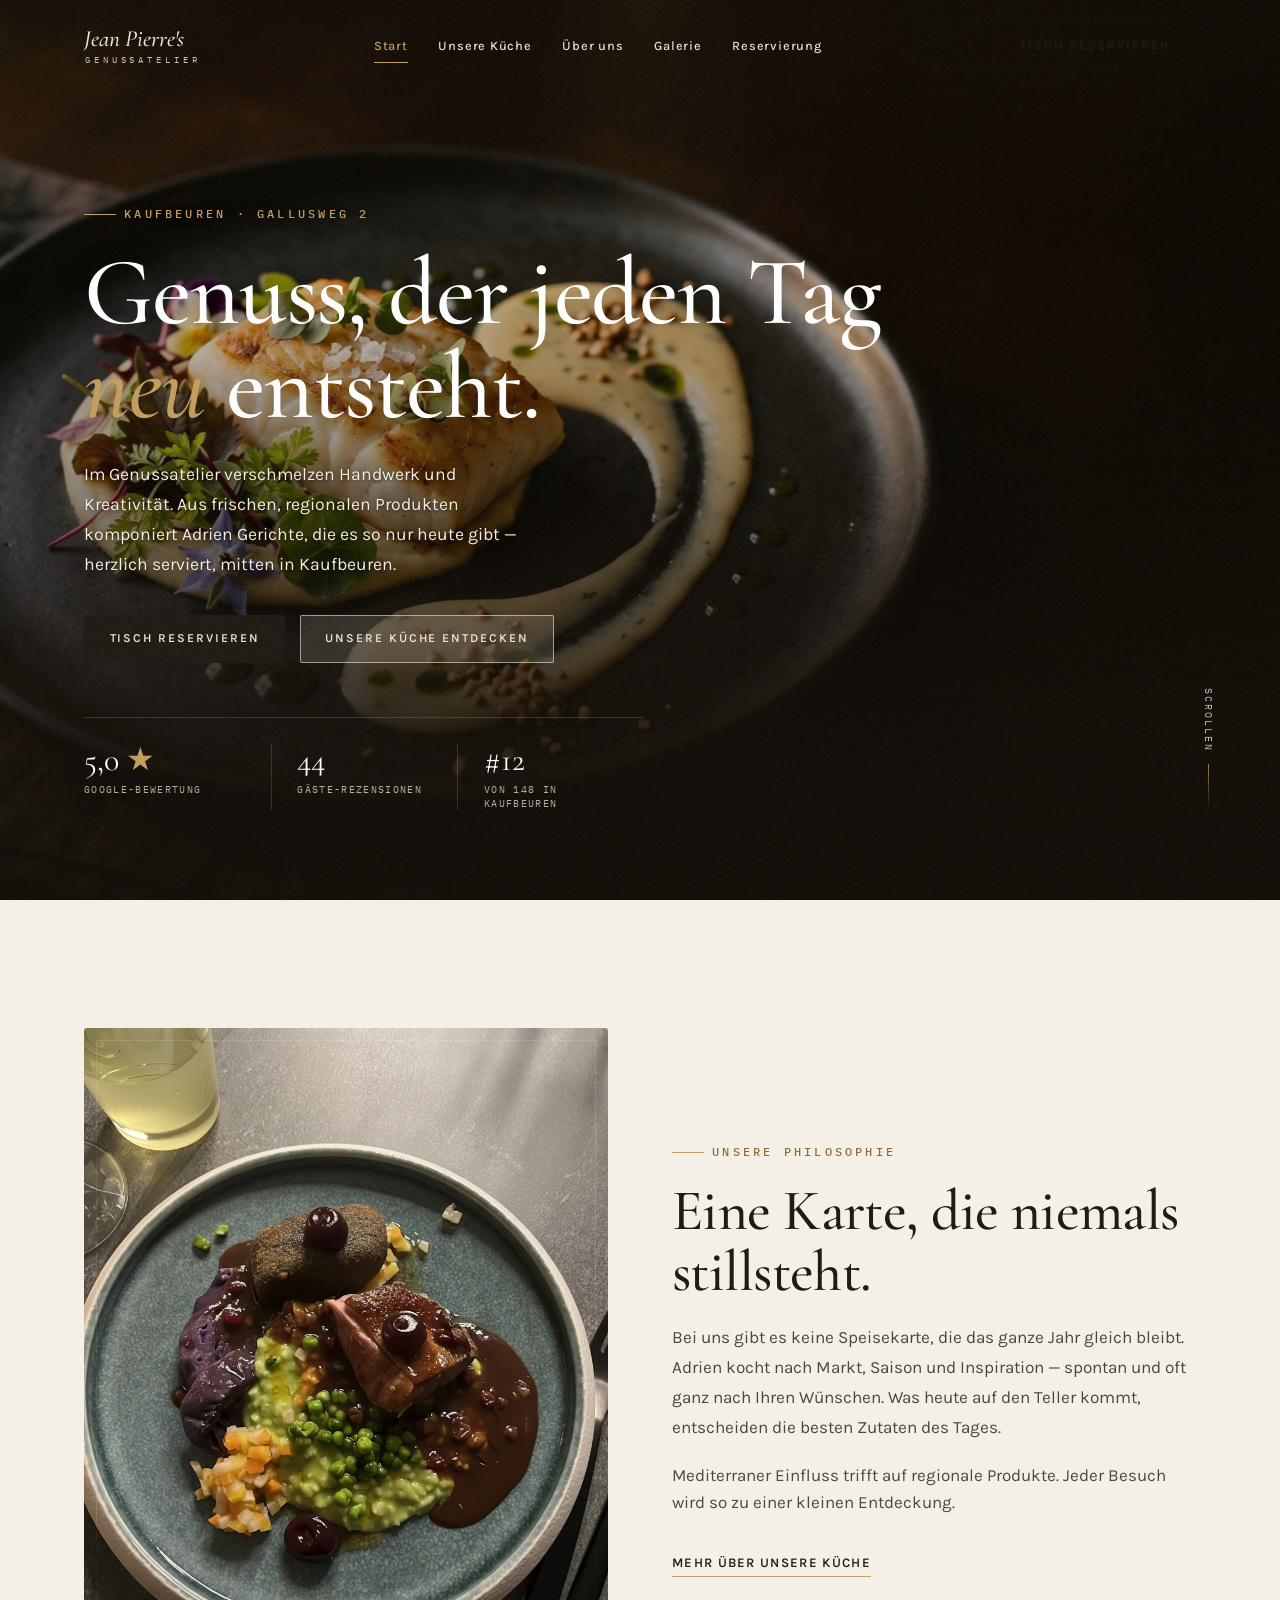
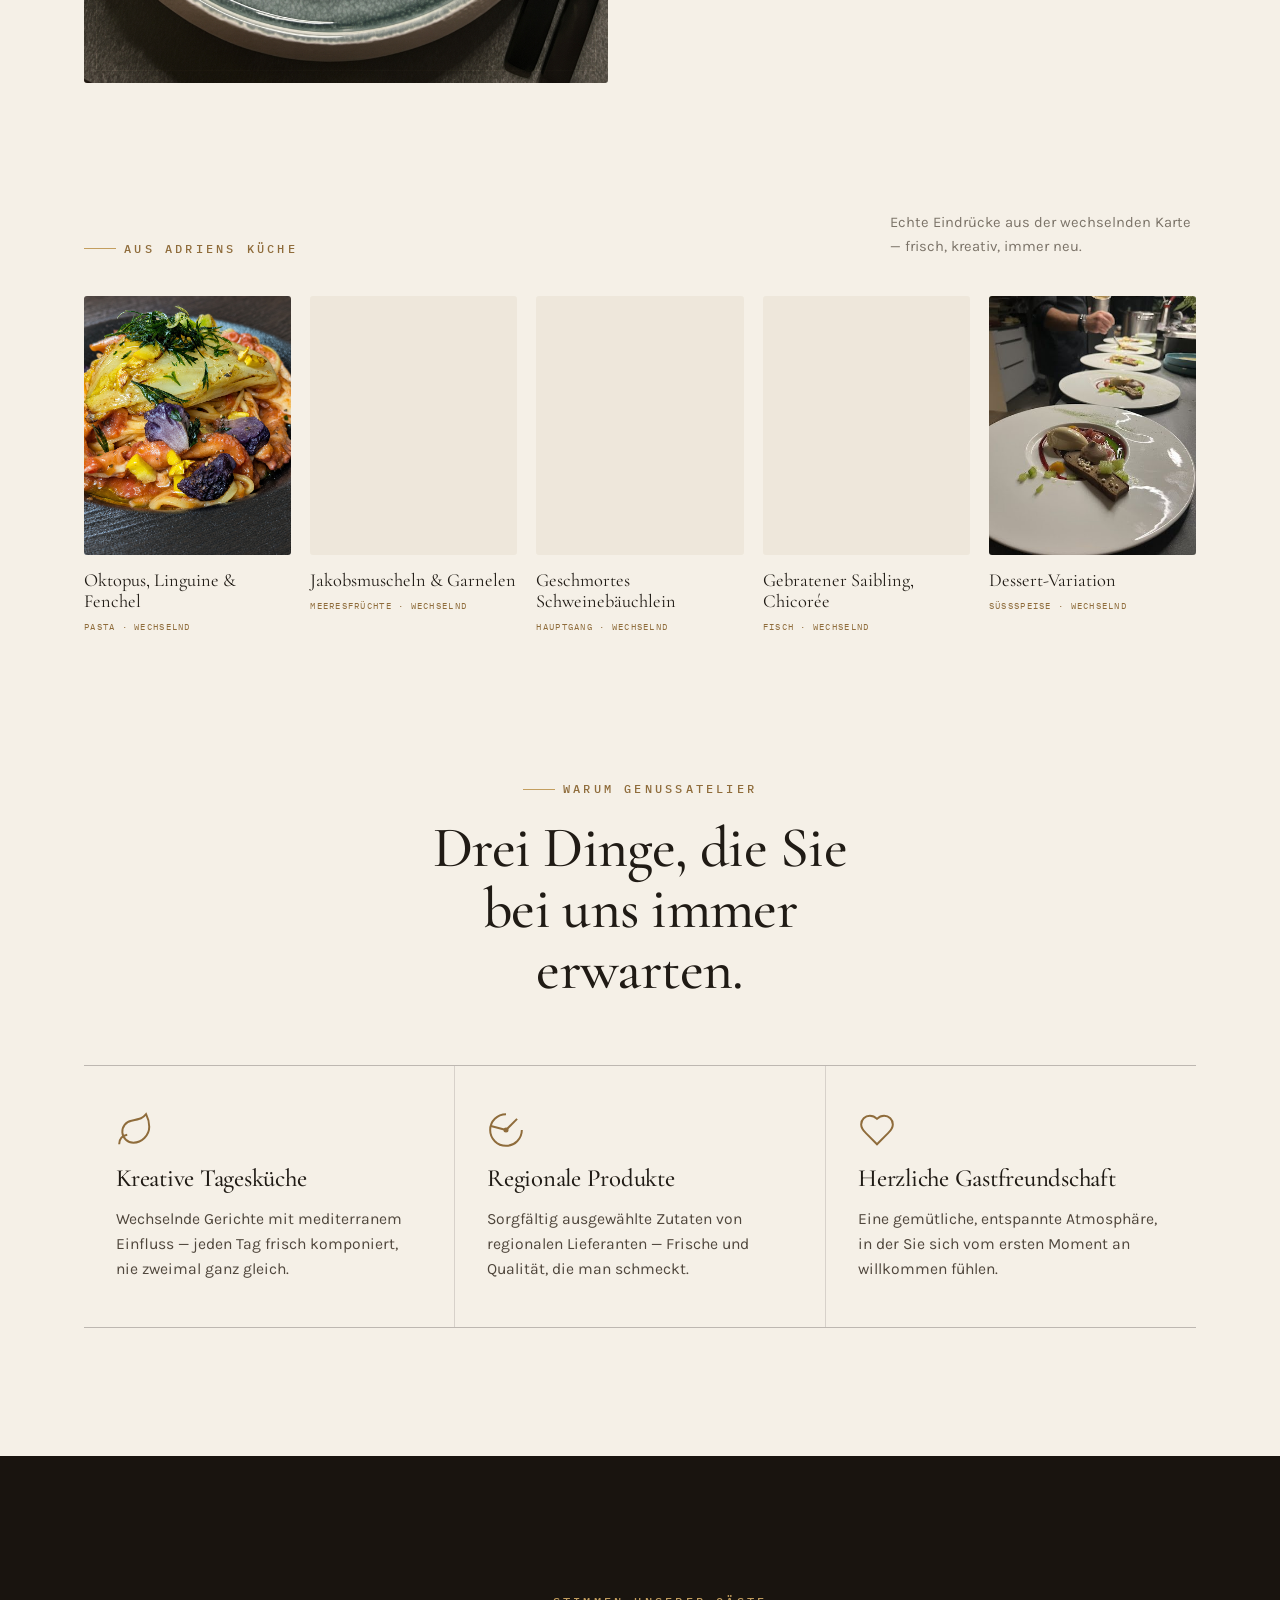
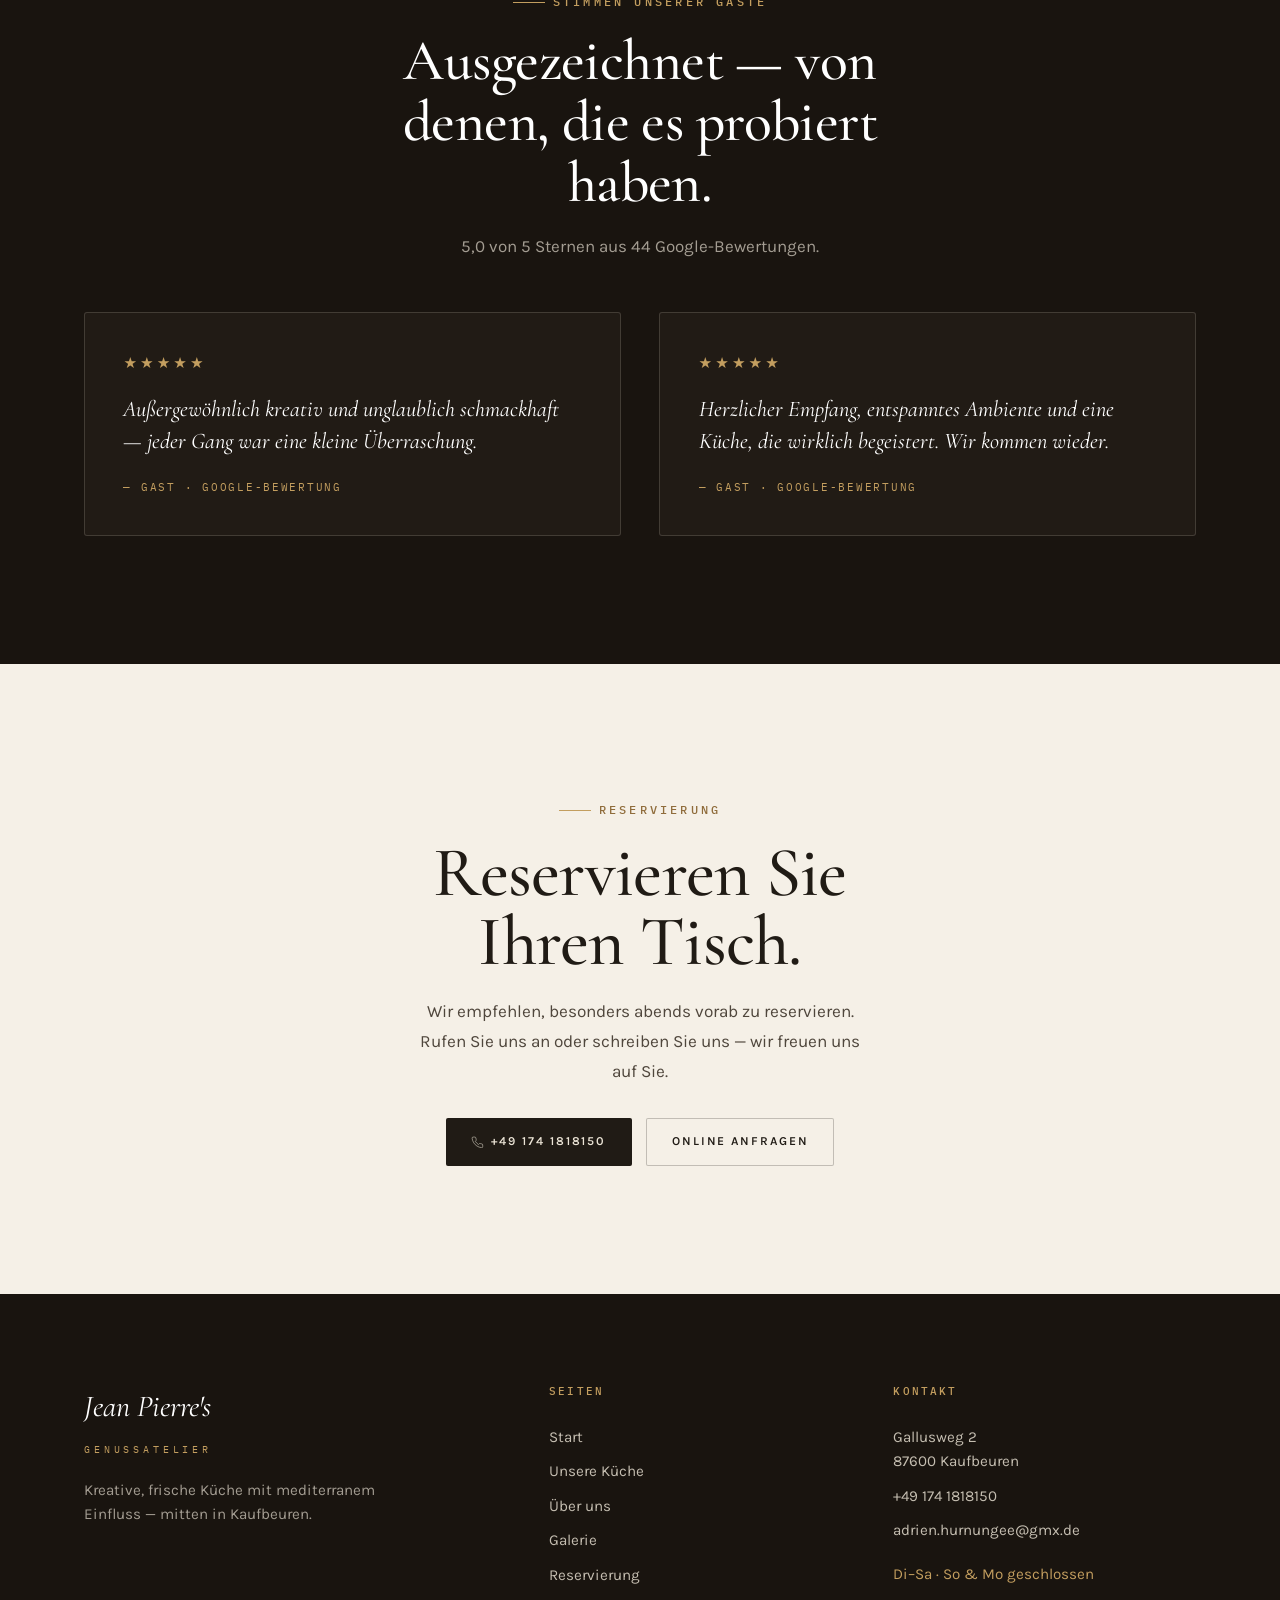
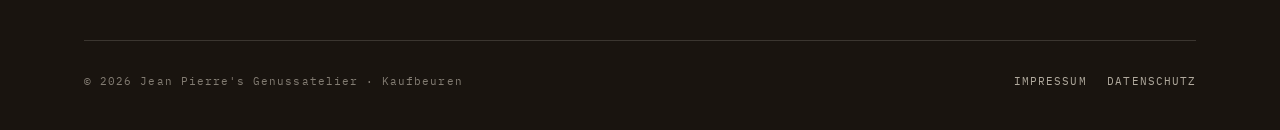
<file: index_old.html>
<!DOCTYPE html>
<html lang="de">

<head>
  <meta charset="UTF-8">
  <meta name="viewport" content="width=device-width, initial-scale=1.0">
  <title>Jean Pierre's Genussatelier · Kreative Küche in Kaufbeuren</title>
  <meta name="description"
    content="Jean Pierre's Genussatelier in Kaufbeuren: kreative, marktfrische Küche mit mediterranem Einfluss — eine Karte, die jeden Tag neu entsteht. 5,0★ bei Google. Jetzt Tisch reservieren.">
  <meta name="robots" content="index, follow">
  <meta name="author" content="Jean Pierre's Genussatelier">
  <meta name="theme-color" content="#1b150e">
  <meta name="geo.region" content="DE-BY">
  <meta name="geo.placename" content="Kaufbeuren">
  <meta name="geo.position" content="47.8857522;10.6211729">
  <meta name="ICBM" content="47.8857522, 10.6211729">
  <link rel="canonical" href="https://www.genussatelier-kaufbeuren.de/">
  <meta property="og:type" content="website">
  <meta property="og:locale" content="de_DE">
  <meta property="og:site_name" content="Jean Pierre's Genussatelier">
  <meta property="og:title" content="Jean Pierre's Genussatelier · Restaurant in Kaufbeuren">
  <meta property="og:description"
    content="Kreative, marktfrische Küche mit mediterranem Einfluss in Kaufbeuren. Eine Karte, die jeden Tag neu entsteht.">
  <meta property="og:url" content="https://www.genussatelier-kaufbeuren.de/">
  <meta property="og:image"
    content="https://www.genussatelier-kaufbeuren.de/images/ace3b2e6-fb80-46ac-94f2-577a47e64990.jpg">
  <meta name="twitter:card" content="summary_large_image">
  <meta name="twitter:title" content="Jean Pierre's Genussatelier · Kaufbeuren">
  <meta name="twitter:description"
    content="Kreative, marktfrische Küche mit mediterranem Einfluss in Kaufbeuren. 5,0★ bei Google.">
  <meta name="twitter:image"
    content="https://www.genussatelier-kaufbeuren.de/images/ace3b2e6-fb80-46ac-94f2-577a47e64990.jpg">
  <link rel="icon" type="image/svg+xml"
    href="data:image/svg+xml,%3Csvg xmlns='http://www.w3.org/2000/svg' viewBox='0 0 64 64'%3E%3Crect width='64' height='64' rx='12' fill='%231b150e'/%3E%3Ctext x='32' y='45' font-family='Georgia,serif' font-style='italic' font-size='36' fill='%23b18a4e' text-anchor='middle'%3EJP%3C/text%3E%3C/svg%3E">
  <link rel="stylesheet" href="styles/fonts.css">
  <link rel="stylesheet" href="styles/style.css">
  <script type="application/ld+json">
{
  "@context": "https://schema.org",
  "@type": "Restaurant",
  "name": "Jean Pierre's Genussatelier",
  "description": "Kreative, marktfrische Küche mit mediterranem Einfluss in Kaufbeuren. Eine Karte, die jeden Tag neu entsteht.",
  "image": "https://www.genussatelier-kaufbeuren.de/images/ace3b2e6-fb80-46ac-94f2-577a47e64990.jpg",
  "url": "https://www.genussatelier-kaufbeuren.de/",
  "telephone": "+49 174 1818150",
  "email": "adrien.hurnungee@gmx.de",
  "servesCuisine": ["Mediterran", "Regional", "Kreativ"],
  "priceRange": "€€",
  "acceptsReservations": "True",
  "address": {
    "@type": "PostalAddress",
    "streetAddress": "Gallusweg 2",
    "addressLocality": "Kaufbeuren",
    "postalCode": "87600",
    "addressRegion": "Bayern",
    "addressCountry": "DE"
  },
  "geo": { "@type": "GeoCoordinates", "latitude": 47.8857522, "longitude": 10.6211729 },
  "hasMap": "https://maps.google.com/?cid=17523939010850174602",
  "openingHoursSpecification": [
    { "@type": "OpeningHoursSpecification", "dayOfWeek": ["Tuesday","Wednesday","Thursday","Friday","Saturday", "Sunday"], "opens": "11:30", "closes": "14:00" },
    { "@type": "OpeningHoursSpecification", "dayOfWeek": ["Tuesday","Wednesday","Thursday","Friday","Saturday", "Sunday"], "opens": "17:30", "closes": "22:30" }
  ],
  "aggregateRating": { "@type": "AggregateRating", "ratingValue": "5.0", "reviewCount": "44" }
}
</script>

</head>

<body>

  <!-- ============ HEADER ============ -->
  <header class="site-header transparent" id="header">
    <div class="wrap nav">
      <a class="brand" data-nav="start" aria-label="Jean Pierre's Genussatelier — zur Startseite">
        <span class="b-name">Jean Pierre's</span>
        <span class="b-sub">Genussatelier</span>
      </a>
      <nav class="nav-links" aria-label="Hauptnavigation">
        <a class="nav-link" data-nav="start">Start</a>
        <a class="nav-link" data-nav="kueche">Unsere Küche</a>
        <a class="nav-link" data-nav="ueber">Über uns</a>
        <a class="nav-link" data-nav="galerie">Galerie</a>
        <a class="nav-link" data-nav="kontakt">Reservierung</a>
      </nav>
      <div class="nav-right">
        <a class="btn btn-ghost nav-cta" data-nav="kontakt">Tisch reservieren</a>
        <button class="burger" id="burger" aria-label="Menü öffnen"
          aria-expanded="false"><span></span><span></span><span></span></button>
      </div>
    </div>
  </header>

  <!-- mobile menu -->
  <div class="mobile-menu" id="mobileMenu">
    <a data-nav="start">Start <span class="mi">01</span></a>
    <a data-nav="kueche">Unsere Küche <span class="mi">02</span></a>
    <a data-nav="ueber">Über uns <span class="mi">03</span></a>
    <a data-nav="galerie">Galerie <span class="mi">04</span></a>
    <a data-nav="kontakt">Reservierung <span class="mi">05</span></a>
    <div class="mm-foot">+49 174 1818150 · Gallusweg 2, Kaufbeuren</div>
  </div>

  <main id="main">

    <!-- ============ PAGE: START ============ -->
    <section class="page is-active" id="page-start">
      <div class="hero">
        <div class="hero-bg">
          <img class="kenburns" fetchpriority="high" decoding="async"  src="images/ace3b2e6-fb80-46ac-94f2-577a47e64990.jpg"
            alt="Kunstvoll angerichtetes Gericht aus dem Genussatelier">
        </div>
        <div class="wrap hero-inner">
          <span class="overline">Kaufbeuren · Gallusweg 2</span>
          <h1 class="display">Genuss, der jeden Tag <span class="accent">neu</span> entsteht.</h1>
          <p class="hero-sub">Im Genussatelier verschmelzen Handwerk und Kreativität. Aus frischen, regionalen Produkten
            komponiert Adrien Gerichte, die es so nur heute gibt — herzlich serviert, mitten in Kaufbeuren.</p>
          <div class="btns">
            <a class="btn btn-primary" data-nav="kontakt">Tisch reservieren</a>
            <a class="btn btn-ghost" data-nav="kueche">Unsere Küche entdecken</a>
          </div>
          <div class="hero-meta">
            <div class="stat"><span class="s-num">5,0<span class="star"> ★</span></span><span
                class="s-lab">Google-Bewertung</span></div>
            <div class="stat"><span class="s-num">44</span><span class="s-lab">Gäste-Rezensionen</span></div>
            <div class="stat"><span class="s-num">#12</span><span class="s-lab">von 148 in Kaufbeuren</span></div>
          </div>
        </div>
        <div class="scroll-cue">Scrollen</div>
      </div>

      <!-- philosophy teaser -->
      <div class="section">
        <div class="wrap grid grid-2">
          <div class="media-frame" data-reveal>
            <div class="media tall"><img decoding="async" src="images/62bb778d-d123-44bc-82a1-4e249f823c24.png"
                alt="Entenbrust mit Erbsen-Risotto, Rotkraut und Kirsche"></div>
          </div>
          <div>
            <span class="overline" data-reveal>Unsere Philosophie</span>
            <h2 class="h2 mt-s" data-reveal style="--i:1">Eine Karte, die niemals stillsteht.</h2>
            <p class="body-lg mt-s" data-reveal style="--i:2">Bei uns gibt es keine Speisekarte, die das ganze Jahr
              gleich bleibt. Adrien kocht nach Markt, Saison und Inspiration — spontan und oft ganz nach Ihren Wünschen.
              Was heute auf den Teller kommt, entscheiden die besten Zutaten des Tages.</p>
            <p class="mt-s" data-reveal style="--i:3">Mediterraner Einfluss trifft auf regionale Produkte. Jeder Besuch
              wird so zu einer kleinen Entdeckung.</p>
            <div class="mt-m" data-reveal style="--i:4"><a class="textlink" data-nav="kueche">Mehr über unsere Küche</a>
            </div>
          </div>
        </div>
      </div>

      <!-- signature dishes -->
      <div class="section" style="padding-top:0">
        <div class="wrap">
          <div class="strip-head">
            <div>
              <span class="overline" data-reveal>Aus Adriens Küche</span>
            </div>
            <p class="muted" data-reveal style="--i:1;max-width:34ch;font-size:0.92rem">Echte Eindrücke aus der
              wechselnden Karte — frisch, kreativ, immer neu.</p>
          </div>
          <div class="dish-strip" data-reveal>
            <figure class="dish-card">
              <div class="media"><img decoding="async" src="images/bb523f37-e7d8-46aa-a74f-88d86daa3e54.jpg"
                  alt="Oktopus mit Linguine und Fenchel" loading="lazy"></div>
              <div class="dc-cap">
                <div class="t">Oktopus, Linguine &amp; Fenchel</div>
                <div class="s">Pasta · wechselnd</div>
              </div>
            </figure>
            <figure class="dish-card">
              <div class="media"><img decoding="async" src="images/52022ed5-1d98-4d96-b29f-33c59ceba196.jpg"
                  alt="Jakobsmuscheln und Garnelen mit Linguine" loading="lazy"></div>
              <div class="dc-cap">
                <div class="t">Jakobsmuscheln &amp; Garnelen</div>
                <div class="s">Meeresfrüchte · wechselnd</div>
              </div>
            </figure>
            <figure class="dish-card">
              <div class="media"><img decoding="async"  src="images/2228b329-1c93-4193-a72c-582a80ab5c6b.jpg"
                  alt="Geschmortes Schweinebäuchlein mit Rote Bete" loading="lazy"></div>
              <div class="dc-cap">
                <div class="t">Geschmortes Schweinebäuchlein</div>
                <div class="s">Hauptgang · wechselnd</div>
              </div>
            </figure>
            <figure class="dish-card">
              <div class="media"><img decoding="async"  src="images/7909a044-72b1-4873-b06b-4037fe10d81d.jpg"
                  alt="Gebratener Saibling mit Chicorée und Couscous" loading="lazy"></div>
              <div class="dc-cap">
                <div class="t">Gebratener Saibling, Chicorée</div>
                <div class="s">Fisch · wechselnd</div>
              </div>
            </figure>
            <figure class="dish-card">
              <div class="media"><img decoding="async" src="images/fecbacc2-b87e-408d-b2a5-637c47d391de.jpg"
                  alt="Dessert-Variation mit Eis und Terrine" loading="lazy"></div>
              <div class="dc-cap">
                <div class="t">Dessert-Variation</div>
                <div class="s">Süßspeise · wechselnd</div>
              </div>
            </figure>
          </div>
        </div>
      </div>

      <!-- highlights -->
      <div class="section" style="padding-top:0">
        <div class="wrap center" style="margin-bottom:clamp(2.5rem,5vw,4rem)">
          <span class="overline center" data-reveal>Warum Genussatelier</span>
          <h2 class="h2 mt-s mx-auto" data-reveal style="--i:1;max-width:18ch">Drei Dinge, die Sie bei uns immer
            erwarten.</h2>
        </div>
        <div class="wrap">
          <div class="cards cards-3">
            <div class="card" data-reveal>
              <svg class="ic" viewBox="0 0 24 24" fill="none" stroke="currentColor">
                <path d="M11 20A7 7 0 0 1 9.8 6.1C15.5 5 17 4.48 19 2c1 2 2 4.18 2 8 0 5.5-4.78 10-10 10Z" />
                <path d="M2 21c0-3 1.85-5.36 5.08-6" />
              </svg>
              <h3>Kreative Tagesküche</h3>
              <p>Wechselnde Gerichte mit mediterranem Einfluss — jeden Tag frisch komponiert, nie zweimal ganz gleich.
              </p>
            </div>
            <div class="card" data-reveal style="--i:1">
              <svg class="ic" viewBox="0 0 24 24" fill="none" stroke="currentColor">
                <path d="M12 2a10 10 0 1 0 10 10" />
                <path d="M12 12 2.5 9.5" />
                <path d="M12 12l7-7" />
                <circle cx="12" cy="12" r="1.6" fill="currentColor" stroke="none" />
              </svg>
              <h3>Regionale Produkte</h3>
              <p>Sorgfältig ausgewählte Zutaten von regionalen Lieferanten — Frische und Qualität, die man schmeckt.</p>
            </div>
            <div class="card" data-reveal style="--i:2">
              <svg class="ic" viewBox="0 0 24 24" fill="none" stroke="currentColor">
                <path
                  d="M19 14c1.49-1.46 3-3.21 3-5.5A5.5 5.5 0 0 0 16.5 3c-1.76 0-3 .5-4.5 2-1.5-1.5-2.74-2-4.5-2A5.5 5.5 0 0 0 2 8.5c0 2.29 1.51 4.04 3 5.5l7 7Z" />
              </svg>
              <h3>Herzliche Gastfreundschaft</h3>
              <p>Eine gemütliche, entspannte Atmosphäre, in der Sie sich vom ersten Moment an willkommen fühlen.</p>
            </div>
          </div>
        </div>
      </div>

      <!-- reviews band -->
      <div class="section band-dark on-dark">
        <div class="wrap">
          <div class="center" style="margin-bottom:1rem">
            <span class="overline center" data-reveal>Stimmen unserer Gäste</span>
            <h2 class="h2 mt-s mx-auto" data-reveal style="--i:1;max-width:20ch">Ausgezeichnet — von denen, die es
              probiert haben.</h2>
            <p class="muted mt-s mx-auto" data-reveal style="--i:2;max-width:46ch">5,0 von 5 Sternen aus 44
              Google-Bewertungen.</p>
          </div>
          <div class="reviews">
            <figure class="review" data-reveal>
              <div class="stars">★★★★★</div>
              <blockquote>Außergewöhnlich kreativ und unglaublich schmackhaft — jeder Gang war eine kleine Überraschung.
              </blockquote>
              <cite>— Gast · Google-Bewertung</cite>
            </figure>
            <figure class="review" data-reveal style="--i:1">
              <div class="stars">★★★★★</div>
              <blockquote>Herzlicher Empfang, entspanntes Ambiente und eine Küche, die wirklich begeistert. Wir kommen
                wieder.</blockquote>
              <cite>— Gast · Google-Bewertung</cite>
            </figure>
          </div>
        </div>
      </div>

      <!-- CTA band -->
      <div class="section">
        <div class="wrap center">
          <span class="overline center" data-reveal>Reservierung</span>
          <h2 class="display mt-s mx-auto" data-reveal
            style="--i:1;max-width:16ch;font-size:clamp(2.4rem,5.5vw,4.4rem)">Reservieren Sie Ihren Tisch.</h2>
          <p class="body-lg mt-s mx-auto" data-reveal style="--i:2;max-width:44ch">Wir empfehlen, besonders abends vorab
            zu reservieren. Rufen Sie uns an oder schreiben Sie uns — wir freuen uns auf Sie.</p>
          <div class="btns mt-m" style="justify-content:center" data-reveal style="--i:3">
            <a class="btn btn-primary" href="tel:+491741818150">
              <svg viewBox="0 0 24 24" fill="none" stroke="currentColor">
                <path
                  d="M22 16.92v3a2 2 0 0 1-2.18 2 19.79 19.79 0 0 1-8.63-3.07 19.5 19.5 0 0 1-6-6 19.79 19.79 0 0 1-3.07-8.67A2 2 0 0 1 4.11 2h3a2 2 0 0 1 2 1.72c.13.96.36 1.9.7 2.81a2 2 0 0 1-.45 2.11L8.09 9.91a16 16 0 0 0 6 6l1.27-1.27a2 2 0 0 1 2.11-.45c.91.34 1.85.57 2.81.7A2 2 0 0 1 22 16.92Z" />
              </svg>
              +49 174 1818150
            </a>
            <a class="btn btn-ghost" data-nav="kontakt">Online anfragen</a>
          </div>
        </div>
      </div>
    </section>

    <!-- ============ PAGE: UNSERE KÜCHE ============ -->
    <section class="page" id="page-kueche">
      <div class="wrap page-hero">
        <span class="overline" data-reveal>Unsere Küche</span>
        <h1 class="display" data-reveal style="--i:1">Die Karte wechselt. Die <span class="accent">Leidenschaft</span>
          bleibt.</h1>
        <p class="lead" data-reveal style="--i:2">Wir kochen nicht nach Plan, sondern nach Markt und Moment. Statt einer
          festen Speisekarte erwartet Sie jeden Tag etwas Neues — frisch, kreativ und mit dem Besten, was die Saison zu
          bieten hat.</p>
      </div>

      <div class="section" style="padding-top:0">
        <div class="wrap">
          <div class="callout" data-reveal>
            <div class="on-dark">
              <span class="overline">Aktuelle Tageskarte</span>
              <h3>Was heute auf den Teller kommt? Fragen Sie uns.</h3>
              <p>Unsere Gerichte wechseln regelmäßig. Rufen Sie uns einfach an oder fragen Sie bei Ihrer Reservierung —
                wir verraten Ihnen gern, was heute frisch zubereitet wird, und gehen auch auf Ihre Wünsche ein.</p>
              <div class="btns">
                <a class="btn btn-primary" href="tel:+491741818150">
                  <svg viewBox="0 0 24 24" fill="none" stroke="currentColor">
                    <path
                      d="M22 16.92v3a2 2 0 0 1-2.18 2 19.79 19.79 0 0 1-8.63-3.07 19.5 19.5 0 0 1-6-6 19.79 19.79 0 0 1-3.07-8.67A2 2 0 0 1 4.11 2h3a2 2 0 0 1 2 1.72c.13.96.36 1.9.7 2.81a2 2 0 0 1-.45 2.11L8.09 9.91a16 16 0 0 0 6 6l1.27-1.27a2 2 0 0 1 2.11-.45c.91.34 1.85.57 2.81.7A2 2 0 0 1 22 16.92Z" />
                  </svg>
                  Tageskarte erfragen
                </a>
                <a class="btn btn-ghost" data-nav="kontakt">Tisch reservieren</a>
              </div>
            </div>
          </div>
        </div>
      </div>

      <div class="section" style="padding-top:0">
        <div class="wrap">
          <span class="overline" data-reveal>Was Sie erwartet</span>
          <h2 class="h2 mt-s" data-reveal style="--i:1;max-width:22ch">Von mittags bis spät — Genuss in vielen Facetten.
          </h2>
          <div class="offers mt-m" data-reveal style="--i:2">
            <div class="offer">
              <svg class="ic" viewBox="0 0 24 24" fill="none" stroke="currentColor">
                <circle cx="12" cy="12" r="9" />
                <path d="M12 7v5l3 2" />
              </svg>
              <h4>Mittags &amp; Abends</h4>
              <p>Von Dienstag bis Samstag servieren wir zur Mittags- und Abendzeit.</p>
            </div>
            <div class="offer">
              <svg class="ic" viewBox="0 0 24 24" fill="none" stroke="currentColor">
                <path d="M3 11h18" />
                <path d="M5 11V7a2 2 0 0 1 2-2h10a2 2 0 0 1 2 2v4" />
                <path d="M5 11v6a2 2 0 0 0 2 2h10a2 2 0 0 0 2-2v-6" />
                <path d="M12 5V3" />
              </svg>
              <h4>À la carte &amp; Tagesempfehlungen</h4>
              <p>Klassiker und spontane Kreationen — je nach Markt, Saison und Inspiration.</p>
            </div>
            <div class="offer">
              <svg class="ic" viewBox="0 0 24 24" fill="none" stroke="currentColor">
                <path d="M18 8h1a4 4 0 0 1 0 8h-1" />
                <path d="M2 8h16v9a4 4 0 0 1-4 4H6a4 4 0 0 1-4-4Z" />
                <path d="M6 2v2M10 2v2M14 2v2" />
              </svg>
              <h4>Süßspeisen &amp; Kaffee</h4>
              <p>Hausgemachte Desserts und guter Kaffee für den genussvollen Ausklang.</p>
            </div>
            <div class="offer">
              <svg class="ic" viewBox="0 0 24 24" fill="none" stroke="currentColor">
                <path d="M8 22h8M12 11v11M5 3h14l-1 7a6 6 0 0 1-12 0Z" />
              </svg>
              <h4>Wein, Bier &amp; mehr</h4>
              <p>Erlesene Weine und feine Getränke, sorgfältig passend zu Ihrem Menü.</p>
            </div>
            <div class="offer">
              <svg class="ic" viewBox="0 0 24 24" fill="none" stroke="currentColor">
                <path d="M7 20h10" />
                <path d="M10 20c0-4-5-5-5-10a7 7 0 0 1 14 0c0 5-5 6-5 10" />
                <path d="M9 8c1-1 5-1 6 0" />
              </svg>
              <h4>Vegetarisch, vegan &amp; glutenfrei</h4>
              <p>Auf Anfrage bereiten wir gerne passende Gerichte für Ihre Vorlieben zu.</p>
            </div>
            <div class="offer">
              <svg class="ic" viewBox="0 0 24 24" fill="none" stroke="currentColor">
                <path d="M5 9h14l-1 11H6L5 9Z" />
                <path d="M9 9V6a3 3 0 0 1 6 0v3" />
              </svg>
              <h4>Zum Mitnehmen &amp; Lieferung</h4>
              <p>Genuss auch für zu Hause — fragen Sie nach unserem Angebot zum Mitnehmen.</p>
            </div>
          </div>
        </div>
      </div>

      <div class="section band-dark on-dark">
        <div class="wrap">
          <div
            style="display:flex;flex-wrap:wrap;justify-content:space-between;align-items:flex-end;gap:1rem;margin-bottom:1rem">
            <div>
              <span class="overline" data-reveal>Aus unserer Küche</span>
              <h2 class="h2 mt-s" data-reveal style="--i:1">Beispiele, die Lust auf mehr machen.</h2>
            </div>
            <p class="muted" data-reveal style="--i:2;max-width:34ch;font-size:0.92rem">Beispielhafte Gerichte — unsere
              Karte wechselt. Die aktuellen Speisen erfahren Sie direkt bei uns.</p>
          </div>
          <div class="photo-grid mt-s" data-reveal>
            <figure class="pg-item"><img decoding="async" src="images/bb523f37-e7d8-46aa-a74f-88d86daa3e54.jpg"
                alt="Oktopus mit Linguine und Fenchel" loading="lazy">
              <figcaption>Oktopus, Linguine &amp; Fenchel</figcaption>
            </figure>
            <figure class="pg-item"><img decoding="async" src="images/35bd096b-254a-4cf6-9ded-6c0c80ad98b5.jpg"
                alt="Entenbrust mit Erbsen-Risotto und Kirsche" loading="lazy">
              <figcaption>Entenbrust, Erbsen-Risotto, Kirsche</figcaption>
            </figure>
            <figure class="pg-item"><img decoding="async" src="images/2228b329-1c93-4193-a72c-582a80ab5c6b.jpg"
                alt="Geschmortes Schweinebäuchlein mit Rote Bete und Kartoffeln" loading="lazy">
              <figcaption>Geschmortes Schweinebäuchlein</figcaption>
            </figure>
            <figure class="pg-item"><img decoding="async" src="images/52022ed5-1d98-4d96-b29f-33c59ceba196.jpg"
                alt="Jakobsmuscheln und Garnelen mit Zucchini-Linguine" loading="lazy">
              <figcaption>Jakobsmuscheln &amp; Garnelen</figcaption>
            </figure>
            <figure class="pg-item"><img decoding="async" src="images/7909a044-72b1-4873-b06b-4037fe10d81d.jpg"
                alt="Gebratener Saibling mit Chicorée und Couscous" loading="lazy">
              <figcaption>Gebratener Saibling, Chicorée</figcaption>
            </figure>
            <figure class="pg-item"><img decoding="async" src="images/2e345e64-c6b4-4677-86db-fbb0a9b763fd.jpg"
                alt="Cappuccino mit Kakao" loading="lazy">
              <figcaption>Kaffee &amp; hausgemachte Süßspeisen</figcaption>
            </figure>
          </div>
        </div>
      </div>
    </section>

    <!-- ============ PAGE: ÜBER UNS ============ -->
    <section class="page" id="page-ueber">
      <div class="wrap page-hero">
        <span class="overline" data-reveal>Über uns</span>
        <h1 class="display" data-reveal style="--i:1">Ein Atelier für den <span class="accent">guten</span> Geschmack.
        </h1>
      </div>

      <div class="section" style="padding-top:0">
        <div class="wrap grid grid-2">
          <div>
            <p class="lead" data-reveal>„Genuss" und „Atelier" — zwei Worte, die unser Verständnis von Küche auf den
              Punkt bringen: Kochen ist für uns Handwerk und Kunst zugleich.</p>
            <p class="body-lg mt-m" data-reveal style="--i:1">Im Herzen von Kaufbeuren führt Adrien sein Genussatelier
              mit spürbarer Leidenschaft. Was als Idee beginnt, wird hier mit den besten regionalen Produkten und einem
              feinen Gespür für mediterrane Aromen zu einem Teller, der überrascht. Spontaneität ist dabei Programm:
              Gerne geht Adrien auf die Wünsche seiner Gäste ein und kreiert Gerichte, die genau in diesem Moment
              entstehen.</p>
            <p class="mt-s" data-reveal style="--i:2">Das gemütliche, zugleich elegante Ambiente lädt zum Verweilen ein
              — ob zum romantischen Dinner zu zweit, zum Essen mit Freunden oder zur Feier im kleinen Kreis.
              Aufmerksamer Service und herzliche Gastfreundschaft machen jeden Besuch zu einem besonderen Erlebnis.</p>
          </div>
          <div class="media-frame" data-reveal style="--i:1">
            <div class="media tall"><img src="images/fecbacc2-b87e-408d-b2a5-637c47d391de.jpg"
                alt="Frisch angerichtete Teller auf dem Pass — Handwerk im Genussatelier"></div>
          </div>
        </div>
      </div>

      <div class="section" style="padding-top:0">
        <div class="wrap">
          <div class="values">
            <div class="value" data-reveal><span class="v-num">01</span>
              <h4>Frische</h4>
              <p>Wir kochen mit dem, was die Saison hergibt — täglich frisch, von regionalen Lieferanten.</p>
            </div>
            <div class="value" data-reveal style="--i:1"><span class="v-num">02</span>
              <h4>Kreativität</h4>
              <p>Klassisches Handwerk, neu gedacht. Jedes Gericht trägt eine eigene, persönliche Handschrift.</p>
            </div>
            <div class="value" data-reveal style="--i:2"><span class="v-num">03</span>
              <h4>Gastfreundschaft</h4>
              <p>Sie sollen sich wohlfühlen — entspannt, willkommen und bestens umsorgt.</p>
            </div>
          </div>
        </div>
      </div>

      <div class="section band-dark on-dark" style="padding-block:clamp(3.5rem,7vw,6rem)">
        <div class="wrap center">
          <p class="lead mx-auto" data-reveal style="max-width:24ch;color:#fff;font-size:clamp(1.8rem,4vw,2.8rem)">
            „Handwerk und Kunst — auf einem Teller vereint."</p>
          <div class="btns mt-l" style="justify-content:center" data-reveal style="--i:1">
            <a class="btn btn-primary" data-nav="kueche">Unsere Küche</a>
            <a class="btn btn-ghost" data-nav="kontakt">Besuch planen</a>
          </div>
        </div>
      </div>
    </section>

    <!-- ============ PAGE: GALERIE ============ -->
    <section class="page" id="page-galerie">
      <div class="wrap page-hero">
        <span class="overline" data-reveal>Galerie</span>
        <h1 class="display" data-reveal style="--i:1">Eindrücke aus dem Genussatelier.</h1>
        <p class="lead" data-reveal style="--i:2">Ein erster Vorgeschmack auf Atmosphäre, Handwerk und die Liebe zum
          Detail, die Sie bei uns erwartet.</p>
      </div>
      <div class="section" style="padding-top:0">
        <div class="wrap">
          <div class="gallery">
            <figure class="g-item" data-reveal><img decoding="async"  src="images/35bd096b-254a-4cf6-9ded-6c0c80ad98b5.jpg"
                alt="Entenbrust mit Erbsen-Risotto und Kirsche" loading="lazy">
              <figcaption>Entenbrust &amp; Erbsen-Risotto</figcaption>
            </figure>
            <figure class="g-item" data-reveal style="--i:1"><img decoding="async"  src="images/bb523f37-e7d8-46aa-a74f-88d86daa3e54.jpg"
                alt="Oktopus mit Linguine und Fenchel" loading="lazy">
              <figcaption>Oktopus &amp; Linguine</figcaption>
            </figure>
            <figure class="g-item" data-reveal style="--i:2"><img decoding="async" src="images/a2351f3a-35c3-4549-b328-95577e80fa10.jpg"
                alt="Gemütliches, elegantes Restaurant-Ambiente am Abend" loading="lazy">
              <figcaption>Unser Ambiente</figcaption>
            </figure>
            <figure class="g-item" data-reveal><img decoding="async" src="images/7909a044-72b1-4873-b06b-4037fe10d81d.jpg"
                alt="Gebratener Saibling mit Chicorée und Couscous" loading="lazy">
              <figcaption>Gebratener Saibling</figcaption>
            </figure>
            <figure class="g-item" data-reveal style="--i:1"><img decoding="async" src="images/52022ed5-1d98-4d96-b29f-33c59ceba196.jpg"
                alt="Jakobsmuscheln und Garnelen mit Linguine" loading="lazy">
              <figcaption>Jakobsmuscheln &amp; Garnelen</figcaption>
            </figure>
            <figure class="g-item" data-reveal style="--i:2"><img decoding="async" src="images/2228b329-1c93-4193-a72c-582a80ab5c6b.jpg"
                alt="Geschmortes Schweinebäuchlein mit Rote Bete" loading="lazy">
              <figcaption>Schweinebäuchlein &amp; Rote Bete</figcaption>
            </figure>
            <figure class="g-item" data-reveal><img decoding="async" src="images/2e345e64-c6b4-4677-86db-fbb0a9b763fd.jpg"
                alt="Cappuccino mit Kakao" loading="lazy">
              <figcaption>Kaffee zum Ausklang</figcaption>
            </figure>
            <figure class="g-item" data-reveal style="--i:1"><img decoding="async" src="images/fecbacc2-b87e-408d-b2a5-637c47d391de.jpg"
                alt="Dessert-Variation mit Eis und Terrine auf dem Pass" loading="lazy">
              <figcaption>Dessert-Variation</figcaption>
            </figure>
            <figure class="g-item" data-reveal style="--i:2"><img decoding="async" src="images/7c1baf19-34c9-4d45-a386-2031901c28c7.jpg"
                alt="Elegant gedeckter Tisch mit Wein und Kerze" loading="lazy">
              <figcaption>Garnelensalat</figcaption>
            </figure>
          </div>
          <p class="note center mt-m">Echte Eindrücke aus dem Genussatelier — Gerichte und Karte wechseln mit der
            Saison.</p>
        </div>
      </div>
    </section>

    <!-- ============ PAGE: KONTAKT / RESERVIERUNG ============ -->
    <section class="page" id="page-kontakt">
      <div class="wrap page-hero">
        <span class="overline" data-reveal>Reservierung &amp; Kontakt</span>
        <h1 class="display" data-reveal style="--i:1">Wir freuen uns auf <span class="accent">Ihren</span> Besuch.</h1>
      </div>

      <div class="section" style="padding-top:0">
        <div class="wrap contact-grid">
          <!-- info -->
          <div data-reveal>
            <div class="info-block">
              <div class="il"><svg viewBox="0 0 24 24" fill="none" stroke="currentColor">
                  <path d="M20 10c0 6-8 12-8 12s-8-6-8-12a8 8 0 0 1 16 0Z" />
                  <circle cx="12" cy="10" r="3" />
                </svg> Adresse</div>
              <p>Gallusweg 2<br>87600 Kaufbeuren</p>
              <div class="mt-s"><a class="textlink" href="https://maps.google.com/?cid=17523939010850174602"
                  target="_blank" rel="noopener noreferrer">In Google Maps öffnen</a></div>
            </div>
            <div class="info-block">
              <div class="il"><svg viewBox="0 0 24 24" fill="none" stroke="currentColor">
                  <path
                    d="M22 16.92v3a2 2 0 0 1-2.18 2 19.79 19.79 0 0 1-8.63-3.07 19.5 19.5 0 0 1-6-6 19.79 19.79 0 0 1-3.07-8.67A2 2 0 0 1 4.11 2h3a2 2 0 0 1 2 1.72c.13.96.36 1.9.7 2.81a2 2 0 0 1-.45 2.11L8.09 9.91a16 16 0 0 0 6 6l1.27-1.27a2 2 0 0 1 2.11-.45c.91.34 1.85.57 2.81.7A2 2 0 0 1 22 16.92Z" />
                </svg> Telefon</div>
              <p><a href="tel:+491741818150">+49 174 1818150</a></p>
            </div>
            <div class="info-block">
              <div class="il"><svg viewBox="0 0 24 24" fill="none" stroke="currentColor">
                  <rect x="2" y="4" width="20" height="16" rx="2" />
                  <path d="m22 7-10 6L2 7" />
                </svg> E-Mail</div>
              <p><a
                  href="mailto:adrien.hurnungee@gmx.de?subject=Reservierungsanfrage%20Genussatelier">adrien.hurnungee@gmx.de</a>
              </p>
            </div>
            <div class="info-block">
              <div class="il"><svg viewBox="0 0 24 24" fill="none" stroke="currentColor">
                  <circle cx="12" cy="12" r="9" />
                  <path d="M12 7v5l3 2" />
                </svg> Öffnungszeiten</div>
              <div style="margin-top:0.4rem">
                <div class="hours-row closed"><span>Sonntag</span><span>Geschlossen</span></div>
                <div class="hours-row closed"><span>Montag</span><span>Geschlossen</span></div>
                <div class="hours-row"><span>Dienstag – Samstag</span><span>11:00–15:00 · 17:00–21:00</span></div>
                <div class="hours-row"><span>Samstag</span><span>11:00–15:00 · 17:00–21:00</span></div>
              </div>
              <p class="note">Zeiten können variieren — im Zweifel rufen Sie uns bitte kurz an.</p>
            </div>
            <div class="chips">
              <span class="chip">Kostenlose Parkplätze</span>
              <span class="chip">Zum Mitnehmen</span>
              <span class="chip">Lieferdienst</span>
              <span class="chip">Gruppen</span>
              <span class="chip">Kinderfreundlich</span>
              <span class="chip">Reservierung möglich</span>
            </div>
          </div>

          <!-- form -->
          <div data-reveal style="--i:1">
            <div class="form-card">
              <span class="overline">Tisch anfragen</span>
              <h3 class="h3 mt-s" style="margin-bottom:1.6rem">Reservierungsanfrage</h3>
              <form id="reserveForm">
                <div class="field-row cols-2">
                  <div class="field"><label for="rname">Name</label><input id="rname" name="name" type="text"
                      autocomplete="name" required></div>
                  <div class="field"><label for="rphone">Telefon</label><input id="rphone" name="phone" type="tel"
                      autocomplete="tel"></div>
                </div>
                <div class="field-row cols-3">
                  <div class="field"><label for="rdate">Datum</label><input id="rdate" name="date" type="date"></div>
                  <div class="field"><label for="rtime">Uhrzeit</label><input id="rtime" name="time" type="time"></div>
                  <div class="field"><label for="rpax">Personen</label>
                    <select id="rpax" name="pax">
                      <option>1</option>
                      <option selected>2</option>
                      <option>3</option>
                      <option>4</option>
                      <option>5</option>
                      <option>6</option>
                      <option>7+</option>
                    </select>
                  </div>
                </div>
                <div class="field"><label for="rmsg">Ihre Nachricht (optional)</label><textarea id="rmsg" name="message"
                    placeholder="Anlass, Wünsche, Unverträglichkeiten …"></textarea></div>
                <button class="btn btn-primary" type="submit" style="width:100%">Anfrage per E-Mail senden</button>
                <p class="note">Ihre Anfrage wird in Ihrem E-Mail-Programm vorbereitet. Für kurzfristige Reservierungen
                  rufen Sie uns am besten direkt an.</p>
              </form>
            </div>
          </div>
        </div>

      </div>
    </section>

    <!-- ============ PAGE: IMPRESSUM ============ -->
    <section class="page" id="page-impressum">
      <div class="wrap page-hero">
        <span class="overline" data-reveal>Rechtliches</span>
        <h1 class="display" data-reveal style="--i:1;font-size:clamp(2.4rem,5vw,4rem)">Impressum</h1>
      </div>
      <div class="section legal" style="padding-top:0">
        <div class="wrap" style="max-width:780px">
          <p class="lead-note">Angaben gemäß § 5 Digitale-Dienste-Gesetz (DDG).</p>

          <h2>Diensteanbieter</h2>
          <address>Jean Pierre's Genussatelier
            Inhaber: Adrien Hurnungee <span class="ph">[vollständigen Namen / Rechtsform bestätigen]</span>
            Gallusweg 2
            87600 Kaufbeuren
            Deutschland</address>

          <h2>Kontakt</h2>
          <p>Telefon: <a href="tel:+491741818150">+49 174 1818150</a><br>
            E-Mail: <a href="mailto:adrien.hurnungee@gmx.de">adrien.hurnungee@gmx.de</a></p>

          <h2>Umsatzsteuer-Identifikationsnummer</h2>
          <p>Umsatzsteuer-Identifikationsnummer gemäß § 27a Umsatzsteuergesetz:<br>
            <span class="ph">[USt-IdNr. eintragen – oder, falls zutreffend: „Es gilt die Kleinunternehmerregelung gemäß
              § 19 UStG."]</span>
          </p>

          <h2>Redaktionell verantwortlich (§ 18 Abs. 2 MStV)</h2>
          <p>Adrien Hurnungee, Anschrift wie oben.</p>

          <h2>Aufsichtsbehörde / Gaststättenerlaubnis</h2>
          <p>Zuständige Aufsichtsbehörde für den Gaststättenbetrieb:<br>
            <span class="ph">Stadt Kaufbeuren – Ordnungs- / Gewerbeamt, Kaiser-Max-Straße 1, 87600 Kaufbeuren [bitte
              bestätigen]</span>
          </p>

          <h2>Verbraucherstreitbeilegung</h2>
          <p>Wir sind nicht verpflichtet und nicht bereit, an einem Streitbeilegungsverfahren vor einer
            Verbraucherschlichtungsstelle gemäß Verbraucherstreitbeilegungsgesetz (VSBG) teilzunehmen.</p>

          <h2>Haftung für Inhalte</h2>
          <p>Als Diensteanbieter sind wir gemäß § 7 Abs. 1 DDG für eigene Inhalte auf diesen Seiten nach den allgemeinen
            Gesetzen verantwortlich. Nach §§ 8 bis 10 DDG sind wir als Diensteanbieter jedoch nicht verpflichtet,
            übermittelte oder gespeicherte fremde Informationen zu überwachen oder nach Umständen zu forschen, die auf
            eine rechtswidrige Tätigkeit hinweisen. Verpflichtungen zur Entfernung oder Sperrung der Nutzung von
            Informationen nach den allgemeinen Gesetzen bleiben hiervon unberührt.</p>

          <h2>Haftung für Links</h2>
          <p>Unser Angebot enthält Links zu externen Websites Dritter, auf deren Inhalte wir keinen Einfluss haben. Für
            die Inhalte der verlinkten Seiten ist stets der jeweilige Anbieter oder Betreiber verantwortlich. Eine
            permanente inhaltliche Kontrolle der verlinkten Seiten ist ohne konkrete Anhaltspunkte einer
            Rechtsverletzung nicht zumutbar. Bei Bekanntwerden von Rechtsverletzungen entfernen wir derartige Links
            umgehend.</p>

          <h2>Urheberrecht</h2>
          <p>Die durch die Seitenbetreiber erstellten Inhalte und Werke auf diesen Seiten unterliegen dem deutschen
            Urheberrecht. Beiträge Dritter sind als solche gekennzeichnet. Vervielfältigung, Bearbeitung, Verbreitung
            und jede Art der Verwertung außerhalb der Grenzen des Urheberrechtes bedürfen der schriftlichen Zustimmung
            des jeweiligen Autors bzw. Erstellers.</p>

          <p class="lead-note" style="margin-top:2.6rem">Hinweis: Dieses Impressum wurde sorgfältig als Entwurf
            erstellt, ersetzt aber keine Rechtsberatung. Bitte die markierten Angaben vervollständigen und vor der
            Veröffentlichung prüfen lassen.</p>
        </div>
      </div>
    </section>

    <!-- ============ PAGE: DATENSCHUTZ ============ -->
    <section class="page" id="page-datenschutz">
      <div class="wrap page-hero">
        <span class="overline" data-reveal>Rechtliches</span>
        <h1 class="display" data-reveal style="--i:1;font-size:clamp(2.4rem,5vw,4rem)">Datenschutz&shy;erklärung</h1>
      </div>
      <div class="section legal" style="padding-top:0">
        <div class="wrap" style="max-width:780px">
          <p class="lead-note">Informationen zur Verarbeitung personenbezogener Daten gemäß Art. 13 / 14
            Datenschutz-Grundverordnung (DSGVO).</p>

          <h2>1. Verantwortlicher</h2>
          <address>Jean Pierre's Genussatelier
            Adrien Hurnungee
            Gallusweg 2, 87600 Kaufbeuren
            Telefon: +49 174 1818150
            E-Mail: adrien.hurnungee@gmx.de</address>

          <h2>2. Ihre Rechte als betroffene Person</h2>
          <p>Sie haben jederzeit das Recht auf:</p>
          <ul>
            <li>Auskunft über die zu Ihnen gespeicherten Daten (Art. 15 DSGVO),</li>
            <li>Berichtigung unrichtiger Daten (Art. 16 DSGVO),</li>
            <li>Löschung (Art. 17 DSGVO) sowie Einschränkung der Verarbeitung (Art. 18 DSGVO),</li>
            <li>Datenübertragbarkeit (Art. 20 DSGVO),</li>
            <li>Widerspruch gegen die Verarbeitung (Art. 21 DSGVO).</li>
          </ul>
          <p>Außerdem haben Sie das Recht, sich bei einer Datenschutz-Aufsichtsbehörde zu beschweren. Zuständig ist das
            Bayerische Landesamt für Datenschutzaufsicht (BayLDA), Promenade 18, 91522 Ansbach.</p>

          <h2>3. Hosting &amp; Server-Logfiles</h2>
          <p>Beim Aufruf dieser Website werden durch unseren Hosting-Anbieter automatisch Informationen in sogenannten
            Server-Logfiles erhoben (u. a. IP-Adresse, Datum und Uhrzeit des Zugriffs, abgerufene Datei, Browsertyp).
            Dies dient dem sicheren und stabilen Betrieb der Website. Rechtsgrundlage ist unser berechtigtes Interesse
            (Art. 6 Abs. 1 lit. f DSGVO). <span class="ph">[Name/Anschrift des Hosting-Anbieters ergänzen; ggf. Vertrag
              zur Auftragsverarbeitung gemäß Art. 28 DSGVO schließen.]</span></p>

          <h2>4. Kontaktaufnahme &amp; Reservierungsanfrage</h2>
          <p>Wenn Sie uns telefonisch, per E-Mail oder über das Reservierungsformular kontaktieren, verarbeiten wir die
            von Ihnen mitgeteilten Daten (z. B. Name, Telefonnummer, Wunschtermin, Nachricht), um Ihre Anfrage zu
            bearbeiten. Das Reservierungsformular überträgt keine Daten an einen Server, sondern öffnet eine
            vorausgefüllte E-Mail in Ihrem E-Mail-Programm; der Versand erfolgt über Ihren E-Mail-Anbieter.
            Rechtsgrundlage ist Art. 6 Abs. 1 lit. b und lit. f DSGVO. Die Daten werden gelöscht, sobald Ihre Anfrage
            abschließend bearbeitet ist und keine gesetzlichen Aufbewahrungspflichten entgegenstehen.</p>

          <h2>5. Keine Cookies, kein Tracking</h2>
          <p>Diese Website setzt keine Cookies und verwendet keine Analyse-, Tracking- oder Werbedienste. Es werden
            keine Nutzerprofile erstellt. Ein Cookie-Einwilligungsbanner ist daher nicht erforderlich.</p>

          <h2>6. Schriftarten (lokal gehostet)</h2>
          <p>Die auf dieser Website verwendeten Schriftarten werden lokal von unserem eigenen Server ausgeliefert. Es
            besteht keine Verbindung zu Servern von Google; bei der Darstellung der Website werden keine
            personenbezogenen Daten an Dritte übertragen.</p>

          <h2>7. Externe Links (Google Maps)</h2>
          <p>Auf der Kontaktseite befindet sich ein Link „In Google Maps öffnen". Es ist keine Google-Maps-Karte in die
            Website eingebettet. Erst wenn Sie diesen Link aktiv anklicken, werden Sie zu Google Maps weitergeleitet und
            es können Daten an Google übertragen werden. Es gelten dann die Datenschutzbestimmungen von Google.</p>

          <h2>8. SSL-/TLS-Verschlüsselung</h2>
          <p>Diese Website nutzt aus Sicherheitsgründen eine SSL-/TLS-Verschlüsselung. Eine verschlüsselte Verbindung
            erkennen Sie am „https://" in der Adresszeile Ihres Browsers.</p>

          <p class="lead-note" style="margin-top:2.6rem">Stand: <span class="ph">[Monat / Jahr eintragen]</span>. Dieser
            Entwurf ersetzt keine Rechtsberatung; bitte vor der Veröffentlichung prüfen lassen und an die tatsächlich
            eingesetzten Dienste (insbesondere das Hosting) anpassen.</p>
        </div>
      </div>
    </section>

  </main>

  <!-- ============ FOOTER ============ -->
  <footer class="site-footer footer">
    <div class="wrap">
      <div class="footer-top">
        <div class="f-brand">
          <div class="b-name">Jean Pierre's</div>
          <div class="b-sub">Genussatelier</div>
          <p>Kreative, frische Küche mit mediterranem Einfluss — mitten in Kaufbeuren.</p>
        </div>
        <div class="f-col">
          <h5>Seiten</h5>
          <a data-nav="start">Start</a>
          <a data-nav="kueche">Unsere Küche</a>
          <a data-nav="ueber">Über uns</a>
          <a data-nav="galerie">Galerie</a>
          <a data-nav="kontakt">Reservierung</a>
        </div>
        <div class="f-col">
          <h5>Kontakt</h5>
          <p>Gallusweg 2<br>87600 Kaufbeuren</p>
          <a href="tel:+491741818150">+49 174 1818150</a>
          <a href="mailto:adrien.hurnungee@gmx.de">adrien.hurnungee@gmx.de</a>
          <p style="color:var(--brass);margin-top:0.6rem">Di–Sa · So &amp; Mo geschlossen</p>
        </div>
      </div>
      <div class="footer-bottom">
        <span>© 2026 Jean Pierre's Genussatelier · Kaufbeuren</span>
        <span class="footer-legal"><a data-nav="impressum">Impressum</a><a data-nav="datenschutz">Datenschutz</a></span>

      </div>
    </div>
  </footer>

  <script>
    (function () {
      "use strict";
      var pages = { start: "page-start", kueche: "page-kueche", ueber: "page-ueber", galerie: "page-galerie", kontakt: "page-kontakt", impressum: "page-impressum", datenschutz: "page-datenschutz" };
      var header = document.getElementById("header");
      var burger = document.getElementById("burger");
      var mobileMenu = document.getElementById("mobileMenu");
      var current = "start";
      var reduceMotion = window.matchMedia("(prefers-reduced-motion: reduce)").matches;

      var observer = new IntersectionObserver(function (entries) {
        entries.forEach(function (e) {
          if (e.isIntersecting) { e.target.classList.add("in-view"); observer.unobserve(e.target); }
        });
      }, { threshold: 0.12, rootMargin: "0px 0px -7% 0px" });

      function revealIn(pageEl) {
        var els = pageEl.querySelectorAll("[data-reveal]");
        els.forEach(function (el) { el.classList.remove("in-view"); observer.observe(el); });
      }

function updateHeader() {
  // transparent only at the very top; turn solid the instant the user scrolls
  var atTop = current === "start" && window.scrollY < 220;
  header.classList.toggle("transparent", atTop);
  header.classList.toggle("scrolled", window.scrollY > 8 && !atTop);
}

      function setActive(key, skipHash) {
        if (!pages[key]) key = "start";
        var doSwap = function () {
          Object.keys(pages).forEach(function (k) {
            document.getElementById(pages[k]).classList.toggle("is-active", k === key);
          });
          current = key;
          document.querySelectorAll(".nav-link").forEach(function (l) {
            l.setAttribute("aria-current", l.getAttribute("data-nav") === key ? "page" : "false");
          });
          window.scrollTo(0, 0);
          revealIn(document.getElementById(pages[key]));
          updateHeader();
        };
        try {
          if (document.startViewTransition && !reduceMotion) { document.startViewTransition(doSwap); }
          else { doSwap(); }
        } catch (err) { doSwap(); }
        if (!skipHash) {
          try { history.replaceState(null, "", "#" + key); } catch (err) { /* sandboxed iframe — ignore */ }
        }
      }

      function closeMenu() {
        burger.classList.remove("open");
        mobileMenu.classList.remove("open");
        burger.setAttribute("aria-expanded", "false");
        document.body.style.overflow = "";
      }

      // delegate all [data-nav] clicks
      document.addEventListener("click", function (e) {
        var t = e.target.closest("[data-nav]");
        if (!t) return;
        e.preventDefault();
        var key = t.getAttribute("data-nav");
        closeMenu();
        setActive(key);
      });

      burger.addEventListener("click", function () {
        var open = !mobileMenu.classList.contains("open");
        burger.classList.toggle("open", open);
        mobileMenu.classList.toggle("open", open);
        burger.setAttribute("aria-expanded", String(open));
        document.body.style.overflow = open ? "hidden" : "";
      });

      window.addEventListener("scroll", updateHeader, { passive: true });
      window.addEventListener("resize", updateHeader);

      // deep links + browser back/forward
      window.addEventListener("hashchange", function () {
        var k = (location.hash || "").replace("#", "");
        if (pages[k] && k !== current) setActive(k, true);
      });

      // reservation form -> build mailto
      var form = document.getElementById("reserveForm");
      if (form) {
        form.addEventListener("submit", function (e) {
          e.preventDefault();
          var f = new FormData(form);
          var lines = [
            "Reservierungsanfrage — Jean Pierre's Genussatelier", "",
            "Name: " + (f.get("name") || ""),
            "Telefon: " + (f.get("phone") || ""),
            "Datum: " + (f.get("date") || ""),
            "Uhrzeit: " + (f.get("time") || ""),
            "Personen: " + (f.get("pax") || ""),
            "", "Nachricht:", (f.get("message") || "")
          ];
          var subject = "Reservierungsanfrage Genussatelier";
          var href = "mailto:adrien.hurnungee@gmx.de?subject=" + encodeURIComponent(subject) + "&body=" + encodeURIComponent(lines.join("\n"));
          window.location.href = href;
        });
      }

      // initial route
      var initial = (location.hash || "").replace("#", "");
      setActive(pages[initial] ? initial : "start", true);
      updateHeader();
    })();
  </script>
</body>

</html>
</file>
<file: styles/fonts.css>
@font-face {
  font-family: 'Cormorant Garamond';
  font-style: italic;
  font-weight: 400;
  font-display: swap;
  src: url(../fonts/cormorantgaramond-400-i-latin-ext.woff2) format('woff2');
  unicode-range: U+0100-02BA, U+02BD-02C5, U+02C7-02CC, U+02CE-02D7, U+02DD-02FF, U+0304, U+0308, U+0329, U+1D00-1DBF, U+1E00-1E9F, U+1EF2-1EFF, U+2020, U+20A0-20AB, U+20AD-20C0, U+2113, U+2C60-2C7F, U+A720-A7FF;
}
@font-face {
  font-family: 'Cormorant Garamond';
  font-style: italic;
  font-weight: 400;
  font-display: swap;
  src: url(../fonts/cormorantgaramond-400-i-latin.woff2) format('woff2');
  unicode-range: U+0000-00FF, U+0131, U+0152-0153, U+02BB-02BC, U+02C6, U+02DA, U+02DC, U+0304, U+0308, U+0329, U+2000-206F, U+20AC, U+2122, U+2191, U+2193, U+2212, U+2215, U+FEFF, U+FFFD;
}
@font-face {
  font-family: 'Cormorant Garamond';
  font-style: italic;
  font-weight: 500;
  font-display: swap;
  src: url(../fonts/cormorantgaramond-500-i-latin-ext.woff2) format('woff2');
  unicode-range: U+0100-02BA, U+02BD-02C5, U+02C7-02CC, U+02CE-02D7, U+02DD-02FF, U+0304, U+0308, U+0329, U+1D00-1DBF, U+1E00-1E9F, U+1EF2-1EFF, U+2020, U+20A0-20AB, U+20AD-20C0, U+2113, U+2C60-2C7F, U+A720-A7FF;
}
@font-face {
  font-family: 'Cormorant Garamond';
  font-style: italic;
  font-weight: 500;
  font-display: swap;
  src: url(../fonts/cormorantgaramond-500-i-latin.woff2) format('woff2');
  unicode-range: U+0000-00FF, U+0131, U+0152-0153, U+02BB-02BC, U+02C6, U+02DA, U+02DC, U+0304, U+0308, U+0329, U+2000-206F, U+20AC, U+2122, U+2191, U+2193, U+2212, U+2215, U+FEFF, U+FFFD;
}
@font-face {
  font-family: 'Cormorant Garamond';
  font-style: normal;
  font-weight: 400;
  font-display: swap;
  src: url(../fonts/cormorantgaramond-400-n-latin-ext.woff2) format('woff2');
  unicode-range: U+0100-02BA, U+02BD-02C5, U+02C7-02CC, U+02CE-02D7, U+02DD-02FF, U+0304, U+0308, U+0329, U+1D00-1DBF, U+1E00-1E9F, U+1EF2-1EFF, U+2020, U+20A0-20AB, U+20AD-20C0, U+2113, U+2C60-2C7F, U+A720-A7FF;
}
@font-face {
  font-family: 'Cormorant Garamond';
  font-style: normal;
  font-weight: 400;
  font-display: swap;
  src: url(../fonts/cormorantgaramond-400-n-latin.woff2) format('woff2');
  unicode-range: U+0000-00FF, U+0131, U+0152-0153, U+02BB-02BC, U+02C6, U+02DA, U+02DC, U+0304, U+0308, U+0329, U+2000-206F, U+20AC, U+2122, U+2191, U+2193, U+2212, U+2215, U+FEFF, U+FFFD;
}
@font-face {
  font-family: 'Cormorant Garamond';
  font-style: normal;
  font-weight: 500;
  font-display: swap;
  src: url(../fonts/cormorantgaramond-500-n-latin-ext.woff2) format('woff2');
  unicode-range: U+0100-02BA, U+02BD-02C5, U+02C7-02CC, U+02CE-02D7, U+02DD-02FF, U+0304, U+0308, U+0329, U+1D00-1DBF, U+1E00-1E9F, U+1EF2-1EFF, U+2020, U+20A0-20AB, U+20AD-20C0, U+2113, U+2C60-2C7F, U+A720-A7FF;
}
@font-face {
  font-family: 'Cormorant Garamond';
  font-style: normal;
  font-weight: 500;
  font-display: swap;
  src: url(../fonts/cormorantgaramond-500-n-latin.woff2) format('woff2');
  unicode-range: U+0000-00FF, U+0131, U+0152-0153, U+02BB-02BC, U+02C6, U+02DA, U+02DC, U+0304, U+0308, U+0329, U+2000-206F, U+20AC, U+2122, U+2191, U+2193, U+2212, U+2215, U+FEFF, U+FFFD;
}
@font-face {
  font-family: 'Cormorant Garamond';
  font-style: normal;
  font-weight: 600;
  font-display: swap;
  src: url(../fonts/cormorantgaramond-600-n-latin-ext.woff2) format('woff2');
  unicode-range: U+0100-02BA, U+02BD-02C5, U+02C7-02CC, U+02CE-02D7, U+02DD-02FF, U+0304, U+0308, U+0329, U+1D00-1DBF, U+1E00-1E9F, U+1EF2-1EFF, U+2020, U+20A0-20AB, U+20AD-20C0, U+2113, U+2C60-2C7F, U+A720-A7FF;
}
@font-face {
  font-family: 'Cormorant Garamond';
  font-style: normal;
  font-weight: 600;
  font-display: swap;
  src: url(../fonts/cormorantgaramond-600-n-latin.woff2) format('woff2');
  unicode-range: U+0000-00FF, U+0131, U+0152-0153, U+02BB-02BC, U+02C6, U+02DA, U+02DC, U+0304, U+0308, U+0329, U+2000-206F, U+20AC, U+2122, U+2191, U+2193, U+2212, U+2215, U+FEFF, U+FFFD;
}
@font-face {
  font-family: 'IBM Plex Mono';
  font-style: normal;
  font-weight: 400;
  font-display: swap;
  src: url(../fonts/ibmplexmono-400-n-latin-ext.woff2) format('woff2');
  unicode-range: U+0100-02BA, U+02BD-02C5, U+02C7-02CC, U+02CE-02D7, U+02DD-02FF, U+0304, U+0308, U+0329, U+1D00-1DBF, U+1E00-1E9F, U+1EF2-1EFF, U+2020, U+20A0-20AB, U+20AD-20C0, U+2113, U+2C60-2C7F, U+A720-A7FF;
}
@font-face {
  font-family: 'IBM Plex Mono';
  font-style: normal;
  font-weight: 400;
  font-display: swap;
  src: url(../fonts/ibmplexmono-400-n-latin.woff2) format('woff2');
  unicode-range: U+0000-00FF, U+0131, U+0152-0153, U+02BB-02BC, U+02C6, U+02DA, U+02DC, U+0304, U+0308, U+0329, U+2000-206F, U+20AC, U+2122, U+2191, U+2193, U+2212, U+2215, U+FEFF, U+FFFD;
}
@font-face {
  font-family: 'IBM Plex Mono';
  font-style: normal;
  font-weight: 500;
  font-display: swap;
  src: url(../fonts/ibmplexmono-500-n-latin-ext.woff2) format('woff2');
  unicode-range: U+0100-02BA, U+02BD-02C5, U+02C7-02CC, U+02CE-02D7, U+02DD-02FF, U+0304, U+0308, U+0329, U+1D00-1DBF, U+1E00-1E9F, U+1EF2-1EFF, U+2020, U+20A0-20AB, U+20AD-20C0, U+2113, U+2C60-2C7F, U+A720-A7FF;
}
@font-face {
  font-family: 'IBM Plex Mono';
  font-style: normal;
  font-weight: 500;
  font-display: swap;
  src: url(../fonts/ibmplexmono-500-n-latin.woff2) format('woff2');
  unicode-range: U+0000-00FF, U+0131, U+0152-0153, U+02BB-02BC, U+02C6, U+02DA, U+02DC, U+0304, U+0308, U+0329, U+2000-206F, U+20AC, U+2122, U+2191, U+2193, U+2212, U+2215, U+FEFF, U+FFFD;
}
@font-face {
  font-family: 'Karla';
  font-style: normal;
  font-weight: 300;
  font-display: swap;
  src: url(../fonts/karla-300-n-latin-ext.woff2) format('woff2');
  unicode-range: U+0100-02BA, U+02BD-02C5, U+02C7-02CC, U+02CE-02D7, U+02DD-02FF, U+0304, U+0308, U+0329, U+1D00-1DBF, U+1E00-1E9F, U+1EF2-1EFF, U+2020, U+20A0-20AB, U+20AD-20C0, U+2113, U+2C60-2C7F, U+A720-A7FF;
}
@font-face {
  font-family: 'Karla';
  font-style: normal;
  font-weight: 300;
  font-display: swap;
  src: url(../fonts/karla-300-n-latin.woff2) format('woff2');
  unicode-range: U+0000-00FF, U+0131, U+0152-0153, U+02BB-02BC, U+02C6, U+02DA, U+02DC, U+0304, U+0308, U+0329, U+2000-206F, U+20AC, U+2122, U+2191, U+2193, U+2212, U+2215, U+FEFF, U+FFFD;
}
@font-face {
  font-family: 'Karla';
  font-style: normal;
  font-weight: 400;
  font-display: swap;
  src: url(../fonts/karla-400-n-latin-ext.woff2) format('woff2');
  unicode-range: U+0100-02BA, U+02BD-02C5, U+02C7-02CC, U+02CE-02D7, U+02DD-02FF, U+0304, U+0308, U+0329, U+1D00-1DBF, U+1E00-1E9F, U+1EF2-1EFF, U+2020, U+20A0-20AB, U+20AD-20C0, U+2113, U+2C60-2C7F, U+A720-A7FF;
}
@font-face {
  font-family: 'Karla';
  font-style: normal;
  font-weight: 400;
  font-display: swap;
  src: url(../fonts/karla-400-n-latin.woff2) format('woff2');
  unicode-range: U+0000-00FF, U+0131, U+0152-0153, U+02BB-02BC, U+02C6, U+02DA, U+02DC, U+0304, U+0308, U+0329, U+2000-206F, U+20AC, U+2122, U+2191, U+2193, U+2212, U+2215, U+FEFF, U+FFFD;
}
@font-face {
  font-family: 'Karla';
  font-style: normal;
  font-weight: 500;
  font-display: swap;
  src: url(../fonts/karla-500-n-latin-ext.woff2) format('woff2');
  unicode-range: U+0100-02BA, U+02BD-02C5, U+02C7-02CC, U+02CE-02D7, U+02DD-02FF, U+0304, U+0308, U+0329, U+1D00-1DBF, U+1E00-1E9F, U+1EF2-1EFF, U+2020, U+20A0-20AB, U+20AD-20C0, U+2113, U+2C60-2C7F, U+A720-A7FF;
}
@font-face {
  font-family: 'Karla';
  font-style: normal;
  font-weight: 500;
  font-display: swap;
  src: url(../fonts/karla-500-n-latin.woff2) format('woff2');
  unicode-range: U+0000-00FF, U+0131, U+0152-0153, U+02BB-02BC, U+02C6, U+02DA, U+02DC, U+0304, U+0308, U+0329, U+2000-206F, U+20AC, U+2122, U+2191, U+2193, U+2212, U+2215, U+FEFF, U+FFFD;
}
@font-face {
  font-family: 'Karla';
  font-style: normal;
  font-weight: 600;
  font-display: swap;
  src: url(../fonts/karla-600-n-latin-ext.woff2) format('woff2');
  unicode-range: U+0100-02BA, U+02BD-02C5, U+02C7-02CC, U+02CE-02D7, U+02DD-02FF, U+0304, U+0308, U+0329, U+1D00-1DBF, U+1E00-1E9F, U+1EF2-1EFF, U+2020, U+20A0-20AB, U+20AD-20C0, U+2113, U+2C60-2C7F, U+A720-A7FF;
}
@font-face {
  font-family: 'Karla';
  font-style: normal;
  font-weight: 600;
  font-display: swap;
  src: url(../fonts/karla-600-n-latin.woff2) format('woff2');
  unicode-range: U+0000-00FF, U+0131, U+0152-0153, U+02BB-02BC, U+02C6, U+02DA, U+02DC, U+0304, U+0308, U+0329, U+2000-206F, U+20AC, U+2122, U+2191, U+2193, U+2212, U+2215, U+FEFF, U+FFFD;
}
@font-face {
  font-family: 'Karla';
  font-style: normal;
  font-weight: 700;
  font-display: swap;
  src: url(../fonts/karla-700-n-latin-ext.woff2) format('woff2');
  unicode-range: U+0100-02BA, U+02BD-02C5, U+02C7-02CC, U+02CE-02D7, U+02DD-02FF, U+0304, U+0308, U+0329, U+1D00-1DBF, U+1E00-1E9F, U+1EF2-1EFF, U+2020, U+20A0-20AB, U+20AD-20C0, U+2113, U+2C60-2C7F, U+A720-A7FF;
}
@font-face {
  font-family: 'Karla';
  font-style: normal;
  font-weight: 700;
  font-display: swap;
  src: url(../fonts/karla-700-n-latin.woff2) format('woff2');
  unicode-range: U+0000-00FF, U+0131, U+0152-0153, U+02BB-02BC, U+02C6, U+02DA, U+02DC, U+0304, U+0308, U+0329, U+2000-206F, U+20AC, U+2122, U+2191, U+2193, U+2212, U+2215, U+FEFF, U+FFFD;
}
</file>
<file: styles/style.css>
@layer reset, tokens, base, layout, components, utilities;

/* ============ RESET ============ */
@layer reset {

    *,
    *::before,
    *::after {
        box-sizing: border-box;
        margin: 0;
        padding: 0;
    }

    html {
        -webkit-text-size-adjust: 100%;
        scroll-behavior: smooth;
    }

    body {
        min-height: 100%;
        line-height: 1.6;
        -webkit-font-smoothing: antialiased;
        text-rendering: optimizeLegibility;
    }

    img,
    picture,
    svg {
        max-width: 100%;
        display: block;
    }

    button,
    input,
    textarea,
    select {
        font: inherit;
        color: inherit;
    }

    button {
        background: none;
        border: none;
        cursor: pointer;
    }

    a {
        color: inherit;
        text-decoration: none;
    }

    ul {
        list-style: none;
    }

    :focus-visible {
        outline: 2px solid var(--brass-deep);
        outline-offset: 3px;
        border-radius: 1px;
    }
}

/* ============ TOKENS ============ */
@layer tokens {
    :root {
        /* warm-minimal palette — hex fallback then OKLCH */
        --bg: #f7f1e6;
        --bg: oklch(0.957 0.014 84);
        --bg-2: #f0e8d8;
        --bg-2: oklch(0.93 0.018 84);
        --bg-3: #e9dfcb;
        --bg-3: oklch(0.90 0.022 84);
        --ink: #211a12;
        --ink: oklch(0.225 0.014 66);
        --ink-soft: #4c4234;
        --ink-soft: oklch(0.40 0.020 70);
        --muted: #7c7160;
        --muted: oklch(0.56 0.020 78);
        /* Sekundaerfarbe: helles Gold von Adriens Visitenkarte */
        --brass: #c9a35d;
        --brass: oklch(0.72 0.092 80);
        --brass-deep: #927039;
        --brass-deep: oklch(0.555 0.080 74);
        --dark: #1b150e;
        --dark: oklch(0.195 0.013 62);
        --dark-2: #251d13;
        --dark-2: oklch(0.245 0.016 64);
        --cream-on-dark: #efe6d4;
        --cream-on-dark: oklch(0.92 0.020 84);
        --line: color-mix(in oklab, var(--ink) 14%, transparent);
        --line-strong: color-mix(in oklab, var(--ink) 24%, transparent);
        --line-dark: color-mix(in oklab, var(--cream-on-dark) 16%, transparent);

        --serif: "Cormorant Garamond", Georgia, "Times New Roman", serif;
        --sans: "Karla", system-ui, -apple-system, "Segoe UI", sans-serif;
        --mono: "IBM Plex Mono", ui-monospace, "SFMono-Regular", monospace;

        --maxw: 1240px;
        --pad: clamp(1.25rem, 5vw, 5rem);
        --section-y: clamp(4.5rem, 10vw, 9rem);
        --ease: cubic-bezier(.215, .61, .355, 1);
        --ease-expo: cubic-bezier(.16, 1, .3, 1);
    }
}

/* ============ BASE ============ */
@layer base {
    body {
        font-family: var(--sans);
        background: var(--bg);
        color: var(--ink-soft);
        font-size: 1.0625rem;
        font-weight: 400;
        overflow-x: hidden;
    }

    h1,
    h2,
    h3,
    h4 {
        font-family: var(--serif);
        color: var(--ink);
        font-weight: 500;
        line-height: 1.06;
        letter-spacing: -0.01em;
        overflow-wrap: break-word;
        hyphens: auto;
    }

    p {
        max-width: 64ch;
    }

    strong {
        font-weight: 600;
        color: var(--ink);
    }

    em {
        font-style: italic;
    }

    /* subtle film grain overlay */
    body::after {
        content: "";
        position: fixed;
        inset: 0;
        pointer-events: none;
        z-index: 200;
        opacity: 0.028;
        background-image: url("data:image/svg+xml,%3Csvg viewBox='0 0 256 256' xmlns='http://www.w3.org/2000/svg'%3E%3Cfilter id='n'%3E%3CfeTurbulence type='fractalNoise' baseFrequency='0.9' numOctaves='4' stitchTiles='stitch'/%3E%3C/filter%3E%3Crect width='100%25' height='100%25' filter='url(%23n)'/%3E%3C/svg%3E");
    }
}

/* ============ LAYOUT ============ */
@layer layout {
    .wrap {
        width: 100%;
        max-width: var(--maxw);
        margin-inline: auto;
        padding-inline: var(--pad);
    }

    .section {
        padding-block: var(--section-y);
    }

    .page {
        display: none;
    }

    .page.is-active {
        display: block;
    }

    .grid {
        display: grid;
        gap: clamp(2rem, 5vw, 4.5rem);
    }

    @media (min-width: 880px) {
        .grid-2 {
            grid-template-columns: 1fr 1fr;
            align-items: center;
        }
    }
}

/* ============ COMPONENTS ============ */
@layer components {

    /* --- overline / labels --- */
    .overline {
        font-family: var(--mono);
        font-size: 0.72rem;
        font-weight: 500;
        letter-spacing: 0.28em;
        text-transform: uppercase;
        color: var(--brass-deep);
        display: inline-flex;
        align-items: center;
        gap: 0.7em;
    }

    .overline::before {
        content: "";
        width: 2rem;
        height: 1px;
        background: var(--brass);
        display: inline-block;
    }

    .overline.center {
        justify-content: center;
    }

    .on-dark .overline {
        color: var(--brass);
    }

    /* --- type scale --- */
    .display {
        font-size: clamp(2.9rem, 7.5vw, 6.4rem);
        line-height: 0.98;
        font-weight: 500;
    }

    .display .accent {
        font-style: italic;
        color: var(--brass);
        font-weight: 500;
    }

    .h2 {
        font-size: clamp(2.1rem, 4.8vw, 3.6rem);
    }

    .h3 {
        font-size: clamp(1.5rem, 2.6vw, 2rem);
    }

    .lead {
        font-family: var(--serif);
        font-size: clamp(1.3rem, 2.3vw, 1.7rem);
        line-height: 1.45;
        color: var(--ink);
        font-weight: 400;
        max-width: 40ch;
    }

    .lead em {
        color: var(--brass-deep);
    }

    .body-lg {
        font-size: 1.075rem;
        line-height: 1.75;
    }

    .muted {
        color: var(--muted);
    }

    .idx {
        font-family: var(--mono);
        font-size: 0.78rem;
        color: var(--brass-deep);
        letter-spacing: 0.1em;
    }

    /* --- buttons --- */
    .btns {
        display: flex;
        flex-wrap: wrap;
        gap: 0.9rem;
    }

    .btn {
        display: inline-flex;
        align-items: center;
        justify-content: center;
        gap: 0.6em;
        font-family: var(--sans);
        font-size: 0.76rem;
        font-weight: 600;
        letter-spacing: 0.16em;
        text-transform: uppercase;
        padding: 1.1em 2.1em;
        min-height: 48px;
        border-radius: 2px;
        transition: all 0.3s var(--ease);
        cursor: pointer;
        white-space: nowrap;
    }

    .btn svg {
        width: 1.05em;
        height: 1.05em;
    }

    .btn-primary {
        background: var(--ink);
        color: var(--cream-on-dark);
    }

    .btn-primary:hover {
        background: var(--brass-deep);
        color: #fff;
        transform: translateY(-2px);
    }

    .btn-ghost {
        box-shadow: inset 0 0 0 1px var(--line-strong);
        color: var(--ink);
    }

    .btn-ghost:hover {
        background: var(--ink);
        color: var(--cream-on-dark);
        box-shadow: inset 0 0 0 1px var(--ink);
        transform: translateY(-2px);
    }

    .on-dark .btn-primary {
        background: var(--brass);
        color: var(--dark);
    }

    .on-dark .btn-primary:hover {
        background: var(--cream-on-dark);
        color: var(--dark);
    }

    .on-dark .btn-ghost {
        box-shadow: inset 0 0 0 1px var(--line-dark);
        color: var(--cream-on-dark);
    }

    .on-dark .btn-ghost:hover {
        background: var(--cream-on-dark);
        color: var(--dark);
        box-shadow: inset 0 0 0 1px var(--cream-on-dark);
    }

    /* hero secondary button: beige & visible over the dark hero image */
    .hero .btns .btn-ghost {
        background: color-mix(in oklab, var(--cream-on-dark) 14%, transparent);
        box-shadow: inset 0 0 0 1px color-mix(in oklab, var(--cream-on-dark) 60%, transparent);
        color: var(--cream-on-dark);
    }

    .hero .btns .btn-ghost:hover {
        background: var(--cream-on-dark);
        color: var(--dark);
        box-shadow: inset 0 0 0 1px var(--cream-on-dark);
    }

    .textlink {
        display: inline-flex;
        align-items: center;
        gap: 0.5em;
        font-family: var(--sans);
        font-weight: 600;
        font-size: 0.82rem;
        letter-spacing: 0.1em;
        text-transform: uppercase;
        color: var(--ink);
        padding-bottom: 3px;
        border-bottom: 1px solid var(--brass);
        transition: gap 0.3s var(--ease), color 0.3s;
    }

    .textlink:hover {
        gap: 0.9em;
        color: var(--brass-deep);
    }

    /* --- header --- */
    .site-header {
        position: fixed;
        inset: 0 0 auto 0;
        z-index: 100;
        transition: background 0.4s var(--ease), border-color 0.4s, color 0.4s;
        background: color-mix(in oklab, var(--bg) 82%, transparent);
        backdrop-filter: saturate(160%) blur(14px);
        -webkit-backdrop-filter: saturate(160%) blur(14px);
        border-bottom: 1px solid transparent;
        color: var(--ink);
    }

    .site-header.scrolled {
        border-bottom-color: var(--line);
    }

    .site-header.transparent {
        background: transparent;
        backdrop-filter: none;
        -webkit-backdrop-filter: none;
        border-bottom-color: transparent;
        color: var(--cream-on-dark);
    }

    .nav {
        display: flex;
        align-items: center;
        justify-content: space-between;
        gap: 2rem;
        height: clamp(74px, 9vw, 92px);
    }

    .brand-logo {
        height: clamp(60px, 6vw, 70px);
        width: auto;
        display: block;
        transition: filter .3s ease;
    }

    /* Logo ist hell/gold -> auf dem hellen (gescrollten/Unterseiten-)Header abdunkeln, sonst unsichtbar */
    .site-header:not(.transparent) .brand-logo {
        content: url('../images/logo_dark.png')
    }

    .brand {
        display: flex;
        flex-direction: column;
        line-height: 1;
        cursor: pointer;
    }

    .brand .b-name {
        font-family: var(--serif);
        font-style: italic;
        font-size: 1.45rem;
        font-weight: 500;
    }

    .brand .b-sub {
        font-family: var(--mono);
        font-size: 0.58rem;
        letter-spacing: 0.42em;
        text-transform: uppercase;
        margin-top: 0.45em;
        opacity: 0.85;
        padding-left: 0.1em;
    }

    .nav-links {
        display: flex;
        align-items: center;
        gap: clamp(1.2rem, 2.4vw, 2.4rem);
    }

    .nav-link {
        font-family: var(--sans);
        font-size: 0.8rem;
        font-weight: 500;
        letter-spacing: 0.06em;
        position: relative;
        padding: 0.5em 0;
        transition: color 0.3s;
    }

    .nav-link::after {
        content: "";
        position: absolute;
        left: 0;
        bottom: 0;
        height: 1px;
        width: 0;
        background: var(--brass);
        transition: width 0.35s var(--ease);
    }

    .nav-link:hover::after,
    .nav-link[aria-current="page"]::after {
        width: 100%;
    }

    .nav-link[aria-current="page"] {
        color: var(--brass-deep);
    }

    .transparent .nav-link[aria-current="page"] {
        color: var(--brass);
    }

    .nav-cta {
        display: inline-flex;
    }

    .nav-right {
        display: flex;
        align-items: center;
        gap: 1.4rem;
    }

    .burger {
        display: none;
        width: 44px;
        height: 44px;
        align-items: center;
        justify-content: center;
        flex-direction: column;
        gap: 5px;
    }

    .burger span {
        width: 22px;
        height: 1.5px;
        background: currentColor;
        transition: transform 0.3s var(--ease), opacity 0.3s;
    }

    .burger.open span:nth-child(1) {
        transform: translateY(6.5px) rotate(45deg);
    }

    .burger.open span:nth-child(2) {
        opacity: 0;
    }

    .burger.open span:nth-child(3) {
        transform: translateY(-6.5px) rotate(-45deg);
    }

    @media (max-width: 860px) {

        .nav-links,
        .nav-cta {
            display: none;
        }

        .burger {
            display: flex;
        }

        /* drop the blur on mobile — it causes repaint jank while scrolling */
        .site-header {
            backdrop-filter: none;
            -webkit-backdrop-filter: none;
        }

        .site-header:not(.transparent) {
            background: var(--bg);
        }

        .media-frame::before {
            display: none;
        }

        /* the fixed grain overlay repaints on every scroll frame on mobile — drop it */
        body::after {
            display: none;
        }

        .mobile-menu {
            position: fixed;
            inset: 0;
            z-index: 99;
            background: var(--dark);
            color: var(--cream-on-dark);
            display: flex;
            flex-direction: column;
            justify-content: center;
            gap: 0.4rem;
            padding: var(--pad);
            transform: translateY(-100%);
            transition: transform 0.5s var(--ease-expo);
            visibility: hidden;
        }

        .mobile-menu.open {
            transform: translateY(0);
            visibility: visible;
        }

        .mobile-menu a {
            font-family: var(--serif);
            font-size: 2rem;
            padding: 0.45rem 0;
            border-bottom: 1px solid var(--line-dark);
            display: flex;
            justify-content: space-between;
            align-items: baseline;
        }

        .mobile-menu a .mi {
            font-family: var(--mono);
            font-size: 0.7rem;
            color: var(--brass);
        }

        .mobile-menu .mm-foot {
            margin-top: 2rem;
            font-family: var(--mono);
            font-size: 0.8rem;
            letter-spacing: 0.1em;
            color: var(--brass);
        }
    }

    @media (min-width: 861px) {
        .mobile-menu {
            display: none;
        }
    }

    /* --- hero --- */
    .hero {
        position: relative;
        min-height: 100svh;
        display: flex;
        align-items: flex-end;
        color: var(--cream-on-dark);
        overflow: hidden;
    }

    .hero-bg {
        position: absolute;
        inset: 0;
        z-index: 0;
    }

    .hero-bg img {
        width: 100%;
        height: 100%;
        object-fit: cover;
        object-position: 50% 42%;
    }

    .hero-bg::after {
        content: "";
        position: absolute;
        inset: 0;
        background:
            linear-gradient(180deg, rgba(20, 15, 9, 0.62) 0%, rgba(20, 15, 9, 0.18) 26%, rgba(20, 15, 9, 0.48) 54%, rgba(20, 15, 9, 0.88) 80%, rgba(20, 15, 9, 0.96) 100%);
    }

    .hero-inner {
        position: relative;
        z-index: 1;
        width: 100%;
        padding-bottom: clamp(3rem, 7vw, 6rem);
        padding-top: 8rem;
    }

    .hero h1 {
        color: #fff;
        margin: 1.4rem 0 1.6rem;
        max-width: 18ch;
        text-shadow: 0 2px 30px rgba(0, 0, 0, 0.3);
    }

    .hero .hero-sub {
        max-width: 46ch;
        color: #f3ece0;
        font-size: 1.1rem;
        line-height: 1.7;
        margin-bottom: 2.2rem;
        text-shadow: 0 1px 16px rgba(0, 0, 0, 0.55), 0 1px 3px rgba(0, 0, 0, 0.5);
    }

    .hero .overline {
        text-shadow: 0 1px 10px rgba(0, 0, 0, 0.5);
    }

    .hero .overline {
        color: var(--brass);
    }

    .hero .overline::before {
        background: var(--brass);
    }

    .hero-meta {
        display: grid;
        grid-template-columns: repeat(3, 1fr);
        margin-top: clamp(2.4rem, 5vw, 3.4rem);
        padding-top: 1.6rem;
        border-top: 1px solid var(--line-dark);
        max-width: 560px;
    }

    .stat {
        display: flex;
        flex-direction: column;
        gap: 0.45rem;
        padding-inline: clamp(0.7rem, 2.6vw, 1.6rem);
        min-width: 0;
    }

    .stat:first-child {
        padding-left: 0;
    }

    .stat+.stat {
        border-left: 1px solid var(--line-dark);
    }

    .stat .s-num {
        font-family: var(--serif);
        font-size: clamp(1.5rem, 5.2vw, 2rem);
        line-height: 1;
        color: #fff;
        white-space: nowrap;
    }

    .stat .s-num .star {
        color: var(--brass);
    }

    .stat .s-num .sub {
        font-size: 0.6em;
        color: var(--brass);
    }

    .stat .s-lab {
        font-family: var(--mono);
        font-size: clamp(0.53rem, 1.7vw, 0.64rem);
        letter-spacing: 0.13em;
        text-transform: uppercase;
        color: color-mix(in oklab, var(--cream-on-dark) 75%, transparent);
        line-height: 1.35;
    }

    .scroll-cue {
        position: absolute;
        right: var(--pad);
        bottom: clamp(3rem, 7vw, 6rem);
        z-index: 1;
        font-family: var(--mono);
        font-size: 0.62rem;
        letter-spacing: 0.2em;
        text-transform: uppercase;
        color: var(--cream-on-dark);
        writing-mode: vertical-rl;
        display: flex;
        align-items: center;
        gap: 0.8rem;
        opacity: 0.8;
    }

    .scroll-cue::after {
        content: "";
        width: 1px;
        height: 46px;
        background: linear-gradient(var(--brass), transparent);
    }

    @media (max-width: 860px) {
        .scroll-cue {
            display: none;
        }
    }

    /* --- page hero (interior pages) --- */
    .page-hero {
        padding-top: clamp(9rem, 14vw, 12rem);
        padding-bottom: clamp(2.5rem, 5vw, 4rem);
    }

    .page-hero .display {
        max-width: 16ch;
        margin-top: 1.3rem;
    }

    .page-hero .lead {
        margin-top: 1.8rem;
    }

    /* --- media --- */
    .media {
        position: relative;
        overflow: hidden;
        border-radius: 3px;
        background: var(--bg-2);
    }

    .media img {
        width: 100%;
        height: 100%;
        object-fit: cover;
        transition: transform 1.2s var(--ease);
    }

    .media.tall {
        aspect-ratio: 4/5;
    }

    .media.wide {
        aspect-ratio: 3/2;
    }

    .media:hover img {
        transform: scale(1.04);
    }

    .media-frame {
        position: relative;
    }

    .media-frame::before {
        content: "";
        position: absolute;
        inset: 12px;
        border: 1px solid var(--line-dark);
        z-index: 2;
        pointer-events: none;
        mix-blend-mode: overlay;
    }

    /* --- highlight cards --- */
    .cards {
        display: grid;
        gap: 1px;
        background: var(--line);
        border-block: 1px solid var(--line);
    }

    @media (min-width: 760px) {
        .cards-3 {
            grid-template-columns: repeat(3, 1fr);
        }
    }

    .card {
        background: var(--bg);
        padding: clamp(2rem, 3.5vw, 3rem) clamp(1.6rem, 2.5vw, 2.4rem);
        display: flex;
        flex-direction: column;
        gap: 1rem;
        transition: background 0.4s var(--ease);
    }

    .card:hover {
        background: var(--bg-2);
    }

    .card .ic {
        width: 38px;
        height: 38px;
        color: var(--brass-deep);
        stroke-width: 1.25;
    }

    .card h3 {
        font-size: 1.55rem;
    }

    .card p {
        font-size: 0.98rem;
        color: var(--ink-soft);
    }

    /* --- dark band --- */
    .band-dark {
        background: var(--dark);
        color: var(--cream-on-dark);
        position: relative;
    }

    .band-dark h2,
    .band-dark h3 {
        color: #fff;
    }

    .band-dark .muted {
        color: color-mix(in oklab, var(--cream-on-dark) 66%, transparent);
    }

    /* --- reviews --- */
    .reviews {
        display: grid;
        gap: clamp(1.4rem, 3vw, 2.4rem);
        margin-top: 3.2rem;
    }

    @media (min-width: 760px) {
        .reviews {
            grid-template-columns: 1fr 1fr;
        }
    }

    .review {
        padding: clamp(1.8rem, 3vw, 2.6rem);
        border: 1px solid var(--line-dark);
        border-radius: 3px;
        background: color-mix(in oklab, var(--dark-2) 70%, transparent);
    }

    .review .stars {
        color: var(--brass);
        letter-spacing: 0.2em;
        font-size: 0.95rem;
        margin-bottom: 1.1rem;
    }

    .review blockquote {
        font-family: var(--serif);
        font-size: 1.4rem;
        line-height: 1.45;
        color: #fff;
        font-style: italic;
    }

    .review cite {
        display: block;
        margin-top: 1.3rem;
        font-family: var(--mono);
        font-size: 0.68rem;
        letter-spacing: 0.16em;
        text-transform: uppercase;
        color: var(--brass);
        font-style: normal;
    }

    /* --- callout (Tageskarte) --- */
    .callout {
        background: var(--dark);
        color: var(--cream-on-dark);
        border-radius: 4px;
        padding: clamp(2.2rem, 4.5vw, 3.6rem);
        position: relative;
        overflow: hidden;
    }

    .callout::before {
        content: "";
        position: absolute;
        inset: 0;
        background: radial-gradient(120% 100% at 100% 0%, color-mix(in oklab, var(--brass) 22%, transparent), transparent 55%);
    }

    .callout>* {
        position: relative;
    }

    .callout h3 {
        color: #fff;
        font-size: clamp(1.7rem, 3vw, 2.3rem);
        margin: 0.8rem 0 1rem;
    }

    .callout p {
        color: color-mix(in oklab, var(--cream-on-dark) 80%, transparent);
        max-width: 52ch;
    }

    .callout .btns {
        margin-top: 1.9rem;
    }

    .callout .on-dark {
        display: contents;
    }

    /* --- offer / expect list --- */
    .offers {
        display: grid;
        gap: 1px;
        background: var(--line);
        border: 1px solid var(--line);
        border-radius: 4px;
        overflow: hidden;
    }

    @media (min-width: 680px) {
        .offers {
            grid-template-columns: 1fr 1fr;
        }
    }

    @media (min-width: 1020px) {
        .offers {
            grid-template-columns: repeat(3, 1fr);
        }
    }

    .offer {
        background: var(--bg);
        padding: clamp(1.7rem, 2.6vw, 2.3rem);
        display: flex;
        flex-direction: column;
        gap: 0.7rem;
        transition: background 0.4s;
    }

    .offer:hover {
        background: var(--bg-2);
    }

    .offer .ic {
        width: 30px;
        height: 30px;
        color: var(--brass-deep);
        stroke-width: 1.3;
        margin-bottom: 0.3rem;
    }

    .offer h4 {
        font-family: var(--serif);
        font-size: 1.4rem;
        color: var(--ink);
        font-weight: 500;
    }

    .offer p {
        font-size: 0.95rem;
        color: var(--ink-soft);
    }

    /* --- example dishes --- */
    .dishes {
        display: grid;
        gap: 0;
        margin-top: 1rem;
    }

    .dish {
        display: grid;
        grid-template-columns: auto 1fr auto;
        gap: 1.2rem;
        align-items: baseline;
        padding: 1.5rem 0;
        border-bottom: 1px solid var(--line);
    }

    .dish:first-child {
        border-top: 1px solid var(--line);
    }

    .dish .d-idx {
        font-family: var(--mono);
        font-size: 0.72rem;
        color: var(--brass-deep);
    }

    .dish .d-main h4 {
        font-family: var(--serif);
        font-size: 1.5rem;
        color: var(--ink);
        font-weight: 500;
    }

    .dish .d-main p {
        font-size: 0.92rem;
        color: var(--muted);
        margin-top: 0.3rem;
    }

    .dish .d-tag {
        font-family: var(--mono);
        font-size: 0.6rem;
        letter-spacing: 0.16em;
        text-transform: uppercase;
        color: var(--brass-deep);
        border: 1px solid var(--line-strong);
        border-radius: 999px;
        padding: 0.4em 0.9em;
        white-space: nowrap;
    }

    @media (max-width: 620px) {
        .dish {
            grid-template-columns: auto 1fr;
        }

        .dish .d-tag {
            grid-column: 2;
            justify-self: start;
            margin-top: 0.6rem;
        }
    }

    /* --- values row --- */
    .values {
        display: grid;
        gap: clamp(1.6rem, 3vw, 2.4rem);
        margin-top: 1rem;
    }

    @media (min-width: 720px) {
        .values {
            grid-template-columns: repeat(3, 1fr);
        }
    }

    .value {
        padding-top: 1.6rem;
        border-top: 1px solid var(--line-strong);
    }

    .value .v-num {
        font-family: var(--mono);
        font-size: 0.7rem;
        color: var(--brass-deep);
        letter-spacing: 0.15em;
    }

    .value h4 {
        font-family: var(--serif);
        font-size: 1.7rem;
        color: var(--ink);
        margin: 0.7rem 0;
        font-weight: 500;
    }

    .value p {
        font-size: 0.96rem;
    }

    /* --- gallery --- */
    .gallery {
        columns: 2;
        column-gap: clamp(0.6rem, 1.6vw, 1.3rem);
    }

    @media (min-width: 980px) {
        .gallery {
            columns: 3;
        }
    }

    .g-item {
        break-inside: avoid;
        margin-bottom: clamp(0.8rem, 1.6vw, 1.3rem);
        position: relative;
        overflow: hidden;
        border-radius: 3px;
    }

    .g-item img {
        width: 100%;
        transition: transform 1s var(--ease), filter 0.6s;
    }

    .g-item figcaption {
        position: absolute;
        inset: auto 0 0 0;
        padding: 1.4rem 1.2rem 1rem;
        font-family: var(--mono);
        font-size: 0.66rem;
        letter-spacing: 0.14em;
        text-transform: uppercase;
        color: #fff;
        background: linear-gradient(transparent, rgba(20, 15, 9, 0.78));
        opacity: 0;
        transform: translateY(8px);
        transition: opacity 0.4s var(--ease), transform 0.4s var(--ease);
    }

    .g-item:hover img {
        transform: scale(1.05);
    }

    .g-item:hover figcaption {
        opacity: 1;
        transform: translateY(0);
    }

    /* --- contact --- */
    .contact-grid {
        display: grid;
        gap: clamp(2.4rem, 5vw, 4.5rem);
    }

    @media (min-width: 900px) {
        .contact-grid {
            grid-template-columns: 0.92fr 1.08fr;
            align-items: start;
        }
    }

    .info-block {
        margin-bottom: 2.4rem;
    }

    .info-block .il {
        font-family: var(--mono);
        font-size: 0.66rem;
        letter-spacing: 0.2em;
        text-transform: uppercase;
        color: var(--brass-deep);
        margin-bottom: 0.7rem;
        display: flex;
        align-items: center;
        gap: 0.6em;
    }

    .info-block .il svg {
        width: 15px;
        height: 15px;
        stroke-width: 1.5;
    }

    .info-block p,
    .info-block a {
        font-family: var(--serif);
        font-size: 1.4rem;
        color: var(--ink);
        line-height: 1.4;
    }

    .info-block a:hover {
        color: var(--brass-deep);
    }

    .hours-row {
        display: flex;
        justify-content: space-between;
        gap: 1rem;
        padding: 0.7rem 0;
        border-bottom: 1px solid var(--line);
        font-family: var(--sans);
    }

    .hours-row span:first-child {
        color: var(--ink);
        font-weight: 500;
    }

    .hours-row.closed span:last-child {
        color: var(--muted);
    }

    .hours-row span:last-child {
        font-variant-numeric: tabular-nums;
        color: var(--ink-soft);
    }

    .chips {
        display: flex;
        flex-wrap: wrap;
        gap: 0.6rem;
        margin-top: 1.2rem;
    }

    .chip {
        font-family: var(--sans);
        font-size: 0.78rem;
        color: var(--ink-soft);
        border: 1px solid var(--line-strong);
        border-radius: 999px;
        padding: 0.5em 1em;
    }

    .note {
        font-size: 0.82rem;
        color: var(--muted);
        font-style: italic;
        margin-top: 0.9rem;
    }

    /* --- form --- */
    .form-card {
        background: var(--bg-2);
        border: 1px solid var(--line);
        border-radius: 4px;
        padding: clamp(1.8rem, 3.4vw, 3rem);
    }

    .field {
        margin-bottom: 1.3rem;
    }

    .field label {
        display: block;
        font-family: var(--mono);
        font-size: 0.66rem;
        letter-spacing: 0.16em;
        text-transform: uppercase;
        color: var(--brass-deep);
        margin-bottom: 0.6rem;
    }

    .field input,
    .field textarea,
    .field select {
        width: 100%;
        background: var(--bg);
        border: 1px solid var(--line-strong);
        border-radius: 2px;
        padding: 0.85em 1em;
        font-family: var(--sans);
        font-size: 1rem;
        color: var(--ink);
        transition: border-color 0.3s, box-shadow 0.3s;
    }

    .field input:focus,
    .field textarea:focus,
    .field select:focus {
        outline: none;
        border-color: var(--brass);
        box-shadow: 0 0 0 3px color-mix(in oklab, var(--brass) 20%, transparent);
    }

    .field textarea {
        resize: vertical;
        min-height: 96px;
    }

    .field-row {
        display: grid;
        gap: 1.3rem;
    }

    @media (min-width: 560px) {
        .field-row.cols-3 {
            grid-template-columns: 1fr 1fr 1fr;
        }

        .field-row.cols-2 {
            grid-template-columns: 1fr 1fr;
        }
    }

    /* --- impressum --- */
    details.impressum {
        margin-top: 3rem;
        border-top: 1px solid var(--line);
        padding-top: 1.4rem;
    }

    details.impressum summary {
        font-family: var(--mono);
        font-size: 0.72rem;
        letter-spacing: 0.16em;
        text-transform: uppercase;
        color: var(--muted);
        cursor: pointer;
        list-style: none;
        display: flex;
        align-items: center;
        gap: 0.6em;
    }

    details.impressum summary::-webkit-details-marker {
        display: none;
    }

    details.impressum summary::before {
        content: "+";
        color: var(--brass-deep);
        font-size: 1rem;
    }

    details.impressum[open] summary::before {
        content: "–";
    }

    details.impressum .imp-body {
        font-size: 0.88rem;
        color: var(--muted);
        line-height: 1.7;
        margin-top: 1rem;
        max-width: 60ch;
    }

    details.impressum .imp-body strong {
        color: var(--ink-soft);
    }

    /* --- legal pages --- */
    .legal h2 {
        font-family: var(--serif);
        font-size: clamp(1.45rem, 2.6vw, 1.9rem);
        color: var(--ink);
        font-weight: 500;
        margin: 2.4rem 0 0.7rem;
    }

    .legal h2:first-of-type {
        margin-top: 0.5rem;
    }

    .legal p,
    .legal address {
        font-style: normal;
        color: var(--ink-soft);
        line-height: 1.78;
        margin-bottom: 0.85rem;
        max-width: 72ch;
    }

    .legal address {
        white-space: pre-line;
    }

    .legal a {
        color: var(--brass-deep);
        border-bottom: 1px solid var(--line-strong);
    }

    .legal a:hover {
        color: var(--ink);
    }

    .legal ul {
        margin: 0 0 1rem 1.2rem;
        list-style: disc;
        color: var(--ink-soft);
        line-height: 1.7;
    }

    .legal li {
        margin-bottom: 0.35rem;
    }

    .legal .ph {
        background: color-mix(in oklab, var(--brass) 22%, transparent);
        color: var(--ink);
        padding: 0.05em 0.4em;
        border-radius: 2px;
        font-size: 0.94em;
    }

    .legal .lead-note {
        font-size: 0.88rem;
        color: var(--muted);
        font-style: italic;
        margin-bottom: 2rem;
    }

    .footer-legal {
        display: flex;
        flex-wrap: wrap;
        gap: 1.3rem;
    }

    .footer-legal a {
        color: color-mix(in oklab, var(--cream-on-dark) 72%, transparent);
        font-family: var(--mono);
        font-size: 0.66rem;
        letter-spacing: 0.1em;
        text-transform: uppercase;
    }

    .footer-legal a:hover {
        color: var(--brass);
    }

    /* --- footer --- */
    .site-footer {
        background: var(--dark);
        color: var(--cream-on-dark);
        padding-block: clamp(3.5rem, 7vw, 6rem) 2.5rem;
    }

    .footer-top {
        display: grid;
        gap: 2.6rem;
        padding-bottom: 3rem;
        border-bottom: 1px solid var(--line-dark);
    }

    @media (min-width: 760px) {
        .footer-top {
            grid-template-columns: 1.4fr 1fr 1fr;
        }
    }

    .footer .f-brand .b-name {
        font-family: var(--serif);
        font-style: italic;
        font-size: 1.9rem;
        color: #fff;
    }

    .footer .f-brand .b-sub {
        font-family: var(--mono);
        font-size: 0.6rem;
        letter-spacing: 0.4em;
        text-transform: uppercase;
        color: var(--brass);
        margin-top: 0.6rem;
    }

    .footer .f-brand p {
        color: color-mix(in oklab, var(--cream-on-dark) 66%, transparent);
        font-size: 0.95rem;
        margin-top: 1.3rem;
        max-width: 34ch;
    }

    .footer h5 {
        font-family: var(--mono);
        font-size: 0.66rem;
        letter-spacing: 0.2em;
        text-transform: uppercase;
        color: var(--brass);
        margin-bottom: 1.2rem;
        font-weight: 500;
    }

    .footer .f-col a,
    .footer .f-col p {
        display: block;
        color: color-mix(in oklab, var(--cream-on-dark) 82%, transparent);
        padding: 0.32rem 0;
        font-size: 0.95rem;
        transition: color 0.3s;
    }

    .footer .f-col a:hover {
        color: var(--brass);
    }

    .footer-bottom {
        display: flex;
        flex-wrap: wrap;
        justify-content: space-between;
        gap: 1rem;
        padding-top: 2rem;
        font-family: var(--mono);
        font-size: 0.66rem;
        letter-spacing: 0.1em;
        color: color-mix(in oklab, var(--cream-on-dark) 50%, transparent);
    }

    /* --- signature dish strip (swipeable on mobile, grid on desktop) --- */
    .strip-head {
        display: flex;
        flex-wrap: wrap;
        align-items: flex-end;
        justify-content: space-between;
        gap: 1rem;
        margin-bottom: clamp(1.6rem, 3vw, 2.4rem);
    }

    .dish-strip {
        display: grid;
        grid-auto-flow: column;
        grid-auto-columns: minmax(74%, 1fr);
        gap: clamp(0.8rem, 1.6vw, 1.2rem);
        overflow-x: auto;
        scroll-snap-type: x mandatory;
        -webkit-overflow-scrolling: touch;
        padding-bottom: 0.5rem;
        scrollbar-width: none;
    }

    .dish-strip::-webkit-scrollbar {
        display: none;
    }

    @media (min-width: 760px) {
        .dish-strip {
            grid-auto-flow: row;
            grid-template-columns: repeat(5, 1fr);
            grid-auto-columns: auto;
            overflow: visible;
        }
    }

    .dish-card {
        scroll-snap-align: start;
    }

    .dish-card .media {
        aspect-ratio: 4/5;
        border-radius: 3px;
    }

    .dish-card .dc-cap {
        margin-top: 0.9rem;
    }

    .dish-card .dc-cap .t {
        font-family: var(--serif);
        font-size: 1.15rem;
        color: var(--ink);
        line-height: 1.18;
    }

    .dish-card .dc-cap .s {
        font-family: var(--mono);
        font-size: 0.57rem;
        letter-spacing: 0.14em;
        text-transform: uppercase;
        color: var(--brass-deep);
        margin-top: 0.45rem;
    }

    /* --- real-photo grid (kueche) --- */
    .photo-grid {
        display: grid;
        grid-template-columns: repeat(2, 1fr);
        gap: clamp(0.7rem, 1.5vw, 1.1rem);
    }

    @media (min-width: 780px) {
        .photo-grid {
            grid-template-columns: repeat(3, 1fr);
        }
    }

    .pg-item {
        position: relative;
        overflow: hidden;
        border-radius: 3px;
        aspect-ratio: 1/1;
    }

    .pg-item img {
        width: 100%;
        height: 100%;
        object-fit: cover;
        transition: transform 1s var(--ease);
    }

    .pg-item:hover img {
        transform: scale(1.06);
    }

    .pg-item figcaption {
        position: absolute;
        inset: auto 0 0 0;
        padding: 1.6rem 1rem 0.9rem;
        font-family: var(--mono);
        font-size: 0.6rem;
        letter-spacing: 0.12em;
        text-transform: uppercase;
        color: #fff;
        background: linear-gradient(transparent, rgba(20, 15, 9, 0.84));
    }

    /* --- mobile polish --- */
    @media (max-width: 640px) {
        .hero {
            min-height: 90svh;
        }

        .hero-inner {
            padding-top: 6.5rem;
        }

        .hero h1 {
            margin: 1.1rem 0 1.15rem;
        }

        .hero .hero-sub {
            font-size: 1.02rem;
            margin-bottom: 1.7rem;
        }

        .hero-bg img {
            object-position: 40% 42%;
        }

        .kenburns {
            animation: none;
        }

        .btns .btn {
            flex: 1 1 100%;
            width: 100%;
        }

        .media.tall {
            aspect-ratio: 4 / 3;
        }

        .hero+.section {
            padding-top: 2.4rem;
        }

        .section {
            padding-block: clamp(3.4rem, 9vw, 5rem);
        }

        .page-hero {
            padding-top: 7.5rem;
        }
    }
}

/* ============ UTILITIES + MOTION ============ */
@layer utilities {
    .center {
        text-align: center;
    }

    .mt-s {
        margin-top: 1.2rem;
    }

    .mt-m {
        margin-top: 2rem;
    }

    .mt-l {
        margin-top: 3rem;
    }

    .maxw-sm {
        max-width: 620px;
    }

    .maxw-md {
        max-width: 760px;
    }

    .mx-auto {
        margin-inline: auto;
    }

    [hidden] {
        display: none !important;
    }

    [data-reveal] {
        opacity: 1;
    }

    @media (prefers-reduced-motion: no-preference) {
        [data-reveal] {
            opacity: 0;
            transform: translateY(26px);
            transition: opacity 0.9s var(--ease-expo), transform 0.9s var(--ease-expo);
            transition-delay: calc(var(--i, 0) * 90ms);
        }

        [data-reveal].in-view {
            opacity: 1;
            transform: none;
        }

        .kenburns {
            animation: kenburns 26s ease-out forwards alternate infinite;
        }

        @keyframes kenburns {
            from {
                transform: scale(1.03);
            }

            to {
                transform: scale(1.08);
            }
        }
    }
}

/* ============================================================
   v2 ADDITIONS — Kurse & Events, vertikales Video,
   Telefon-Reservierung, Angebots-Teaser
   ============================================================ */

/* vertikales Kochkurs-Video */
.video-frame {
    position: relative;
    width: 100%;
    max-width: 340px;
    margin-inline: auto;
    aspect-ratio: 9 / 16;
    border-radius: 6px;
    overflow: hidden;
    background: var(--dark);
    box-shadow: 0 26px 60px -30px rgba(20, 15, 9, 0.6);
}

.video-frame video {
    width: 100%;
    height: 100%;
    object-fit: cover;
    display: block;
}

.video-frame .v-badge {
    position: absolute;
    left: 0;
    bottom: 0;
    z-index: 2;
    margin: 0.9rem;
    padding: 0.45em 0.9em;
    border-radius: 999px;
    font-family: var(--mono);
    font-size: 0.58rem;
    letter-spacing: 0.16em;
    text-transform: uppercase;
    color: var(--cream-on-dark);
    background: color-mix(in oklab, var(--dark) 55%, transparent);
    backdrop-filter: blur(6px);
    -webkit-backdrop-filter: blur(6px);
}

@media (min-width: 880px) {
    .video-frame {
        margin-inline: 0;
    }
}

@media (max-width: 860px) {
    .video-frame .v-badge {
        backdrop-filter: none;
        -webkit-backdrop-filter: none;
    }
}

/* Angebots-Karten (Kurse & Events) */
.event-cards {
    display: grid;
    gap: 1px;
    background: var(--line);
    border: 1px solid var(--line);
    border-radius: 4px;
    overflow: hidden;
}

@media (min-width: 760px) {
    .event-cards {
        grid-template-columns: repeat(3, 1fr);
    }
}

.event-card {
    background: var(--bg);
    padding: clamp(1.8rem, 3vw, 2.6rem);
    display: flex;
    flex-direction: column;
    gap: 0.85rem;
    transition: background 0.4s var(--ease);
}

.event-card:hover {
    background: var(--bg-2);
}

.event-card .ic {
    width: 34px;
    height: 34px;
    color: var(--brass-deep);
    stroke-width: 1.3;
    margin-bottom: 0.2rem;
}

.event-card h3 {
    font-family: var(--serif);
    font-size: 1.5rem;
    color: var(--ink);
    font-weight: 500;
}

.event-card p {
    font-size: 0.97rem;
    color: var(--ink-soft);
}

.event-card .ec-note {
    margin-top: auto;
    padding-top: 0.4rem;
    font-family: var(--mono);
    font-size: 0.6rem;
    letter-spacing: 0.14em;
    text-transform: uppercase;
    color: var(--brass-deep);
}

/* Telefon-Reservierungs-Panel (kein Formular mehr) */
.call-panel {
    background: var(--dark);
    color: var(--cream-on-dark);
    border-radius: 4px;
    padding: clamp(2rem, 4vw, 3.2rem);
    position: relative;
    overflow: hidden;
}

.call-panel::before {
    content: "";
    position: absolute;
    inset: 0;
    background: radial-gradient(120% 100% at 0% 0%, color-mix(in oklab, var(--brass) 20%, transparent), transparent 55%);
}

.call-panel>* {
    position: relative;
}

.call-panel h3 {
    color: #fff;
    font-family: var(--serif);
    font-weight: 500;
    font-size: clamp(1.6rem, 3vw, 2.1rem);
    margin: 0.6rem 0 0.8rem;
}

.call-panel p {
    color: color-mix(in oklab, var(--cream-on-dark) 80%, transparent);
    max-width: 44ch;
}

.call-panel .phone-big {
    display: inline-flex;
    align-items: center;
    gap: 0.55em;
    font-family: var(--serif);
    font-size: clamp(1.7rem, 4vw, 2.5rem);
    color: #fff;
    margin: 1.3rem 0 0.3rem;
}

.call-panel .phone-big:hover {
    color: var(--brass);
}

.call-panel .phone-big svg {
    width: 0.78em;
    height: 0.78em;
    color: var(--brass);
    stroke-width: 1.6;
}

.call-panel .cp-note {
    font-family: var(--mono);
    font-size: 0.62rem;
    letter-spacing: 0.14em;
    text-transform: uppercase;
    color: var(--brass);
}

.call-panel .btns {
    margin-top: 1.6rem;
}

/* Angebots-Teaser (Startseite) */
.teaser {
    display: flex;
    flex-wrap: wrap;
    align-items: center;
    justify-content: space-between;
    gap: 1rem 1.6rem;
    border: 1px solid var(--line);
    border-radius: 4px;
    padding: clamp(1.2rem, 2.4vw, 1.8rem) clamp(1.4rem, 2.6vw, 2.2rem);
    background: var(--bg-2);
}

.teaser .t-txt {
    font-family: var(--serif);
    font-size: clamp(1.15rem, 1.9vw, 1.45rem);
    color: var(--ink);
    line-height: 1.3;
}

.teaser .t-txt .tag {
    font-family: var(--mono);
    font-size: 0.6rem;
    letter-spacing: 0.16em;
    text-transform: uppercase;
    color: var(--brass-deep);
    display: block;
    margin-bottom: 0.4rem;
}

/* Logo im Footer (helles Gold auf dunklem Grund) */
.footer-logo {
    width: clamp(150px, 24vw, 190px);
    height: auto;
    display: block;
    margin-bottom: 0.3rem;
}
</file>
